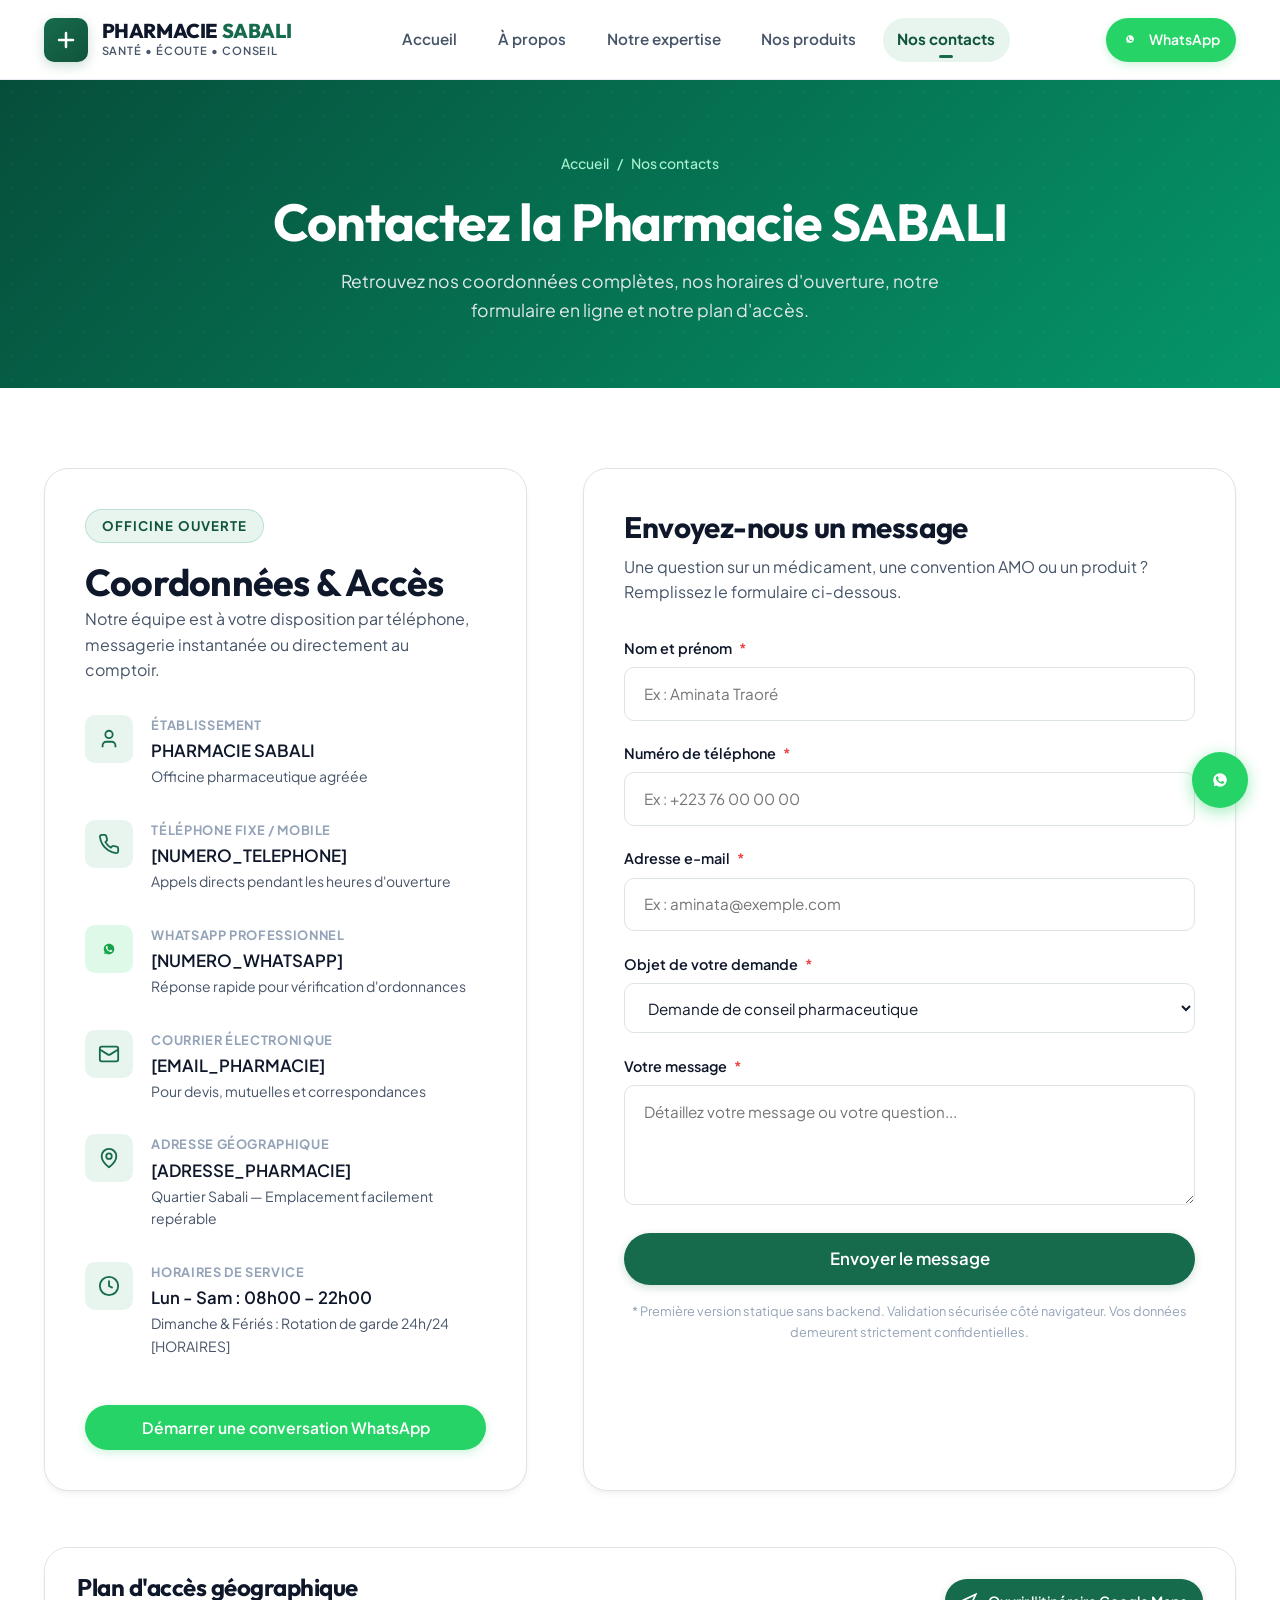
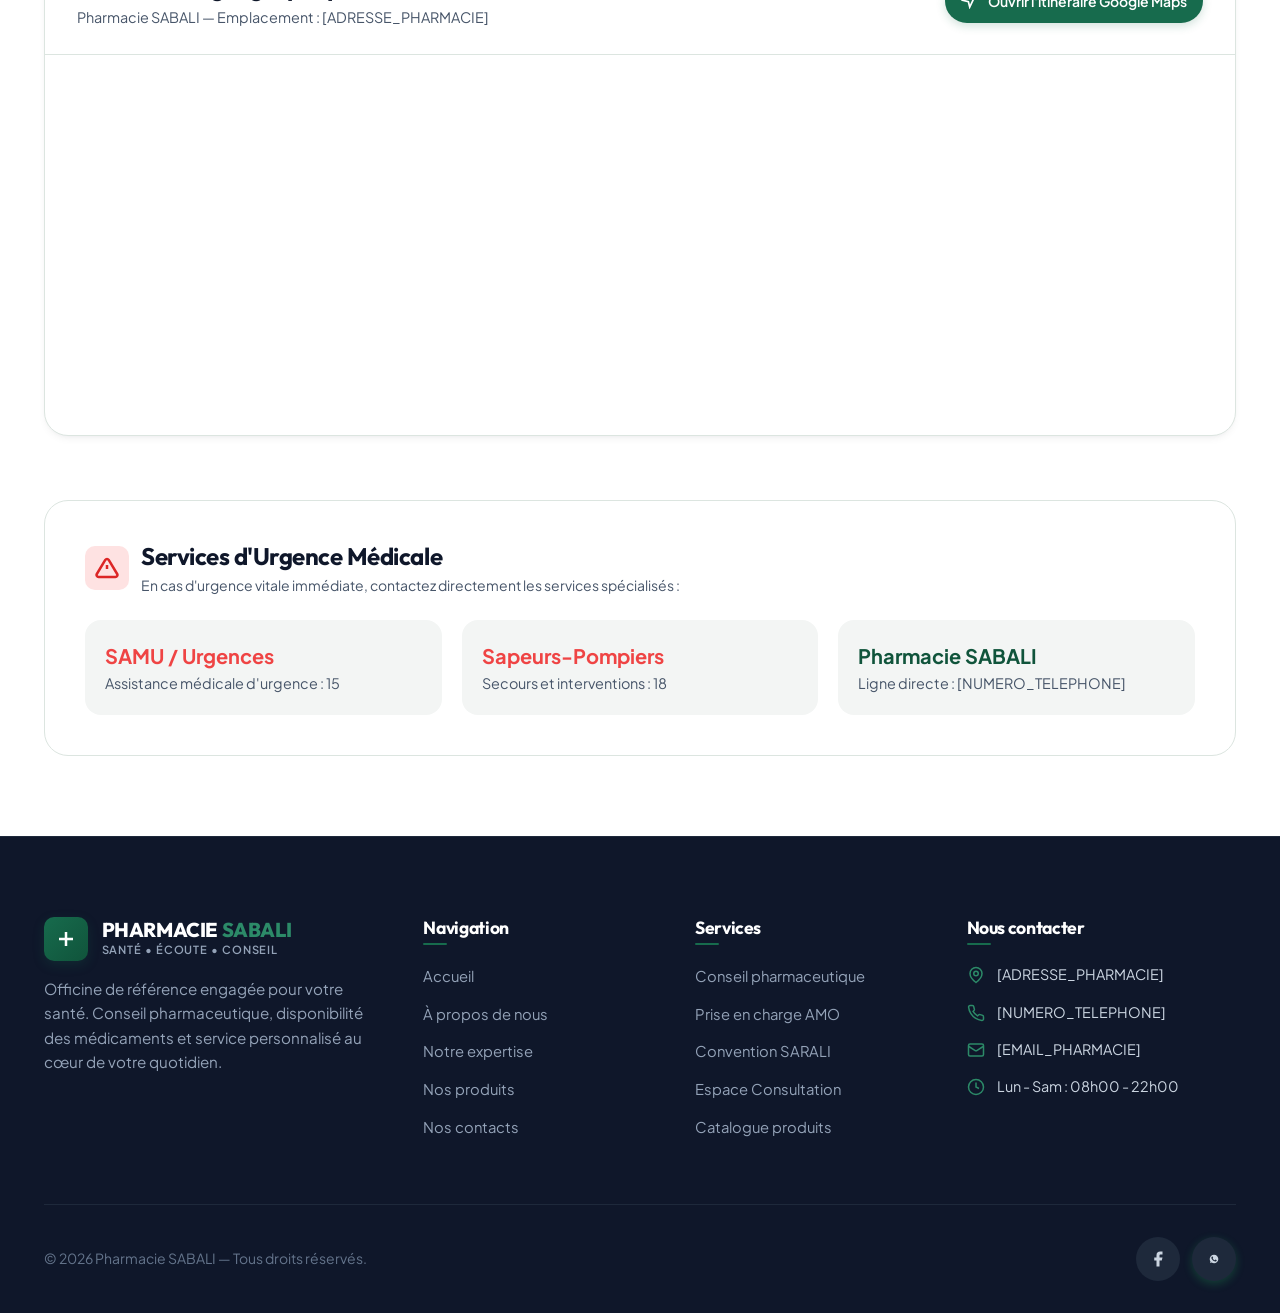
<file: contact.html>
<!DOCTYPE html>
<html lang="fr">
<head>
  <meta charset="UTF-8">
  <meta name="viewport" content="width=device-width, initial-scale=1.0">
  <title>Nos Contacts & Accès — PHARMACIE SABALI | Horaires, Plan & Téléphone</title>
  <meta name="description" content="Contactez la Pharmacie SABALI : coordonnées téléphoniques, WhatsApp, horaires d'ouverture, formulaire de message et itinéraire d'accès direct.">
  
  <!-- Favicon -->
  <link rel="icon" type="image/svg+xml" href="favicon.svg">
  <link rel="alternate icon" href="favicon.ico">

  <!-- Open Graph -->
  <meta property="og:title" content="Nos Contacts — PHARMACIE SABALI">
  <meta property="og:description" content="Toutes les coordonnées pour joindre la Pharmacie SABALI : téléphone, WhatsApp, adresse et formulaire direct.">
  <meta property="og:type" content="website">
  <meta property="og:image" content="images/pharmacie/hero.jpg">

  <!-- Feuilles de style -->
  <link rel="stylesheet" href="css/style.css">
</head>
<body>

  <!-- ==================== HEADER & NAVIGATION ==================== -->
  <header class="site-header" id="header">
    <div class="container header-container">
      <a href="index.html" class="logo-link" aria-label="Retour à l'accueil Pharmacie SABALI">
        <div class="logo-badge">
          <svg width="24" height="24" viewBox="0 0 24 24" fill="none" stroke="currentColor" stroke-width="2.5" stroke-linecap="round" stroke-linejoin="round">
            <path d="M12 5v14M5 12h14"/>
          </svg>
        </div>
        <div class="logo-text">
          <div class="logo-title">PHARMACIE <span>SABALI</span></div>
          <div class="logo-tagline">Santé • Écoute • Conseil</div>
        </div>
      </a>

      <!-- Navigation Desktop -->
      <nav class="main-nav" aria-label="Navigation principale">
        <ul class="nav-links">
          <li><a href="index.html" class="nav-link">Accueil</a></li>
          <li><a href="a-propos.html" class="nav-link">À propos</a></li>
          <li><a href="expertise.html" class="nav-link">Notre expertise</a></li>
          <li><a href="produits.html" class="nav-link">Nos produits</a></li>
          <li><a href="contact.html" class="nav-link active">Nos contacts</a></li>
        </ul>
      </nav>

      <!-- CTA Header -->
      <div class="header-cta-group">
        <button class="btn btn-whatsapp btn-sm" data-wa-action="ask-info" title="Écrire sur WhatsApp">
          <svg width="18" height="18" viewBox="0 0 24 24" fill="currentColor">
            <path d="M12.031 6.172c-3.181 0-5.767 2.586-5.768 5.766-.001 1.298.38 2.27 1.019 3.287l-.582 2.128 2.182-.573c.978.58 1.911.928 3.145.929 3.178 0 5.767-2.587 5.768-5.766.001-3.187-2.575-5.771-5.764-5.771zm3.392 8.244c-.144.405-.837.774-1.17.824-.299.045-.677.063-1.092-.069-.252-.08-.575-.187-.988-.365-1.739-.751-2.874-2.502-2.961-2.617-.087-.116-.708-.94-.708-1.793s.448-1.273.607-1.446c.159-.173.346-.217.462-.217l.332.007c.106.005.249-.04.39.298.144.347.491 1.2.534 1.287.043.087.072.188.014.303-.058.116-.087.188-.173.289l-.26.303c-.087.087-.179.182-.077.357.101.174.449.741.963 1.2 0.662.59 1.22.772 1.393.859.173.087.275.072.376-.044.101-.116.433-.506.549-.679.116-.173.231-.145.39-.087s1.011.477 1.184.564.289.13.332.202c.043.073.043.419-.101.824z"/>
          </svg>
          <span>WhatsApp</span>
        </button>
        <button class="mobile-toggle" aria-label="Ouvrir le menu de navigation" aria-expanded="false">
          <span class="hamburger-line"></span>
        </button>
      </div>
    </div>
  </header>

  <!-- Tiroir Mobile -->
  <div class="mobile-menu-drawer" id="mobileDrawer">
    <ul class="mobile-nav-links">
      <li><a href="index.html" class="nav-link">Accueil</a></li>
      <li><a href="a-propos.html" class="nav-link">À propos</a></li>
      <li><a href="expertise.html" class="nav-link">Notre expertise</a></li>
      <li><a href="produits.html" class="nav-link">Nos produits</a></li>
      <li><a href="contact.html" class="nav-link active">Nos contacts</a></li>
    </ul>
    <button class="btn btn-whatsapp" style="width: 100%;" data-wa-action="ask-info">
      Contact direct sur WhatsApp
    </button>
  </div>

  <main>
    <!-- ==================== PAGE HERO ==================== -->
    <section class="page-hero">
      <div class="hero-pattern"></div>
      <div class="container" style="position: relative; z-index: 2;">
        <nav class="breadcrumb" aria-label="Fil d'Ariane">
          <a href="index.html">Accueil</a>
          <span>/</span>
          <span>Nos contacts</span>
        </nav>
        <h1>Contactez la Pharmacie SABALI</h1>
        <p>
          Retrouvez nos coordonnées complètes, nos horaires d'ouverture, notre formulaire en ligne et notre plan d'accès.
        </p>
      </div>
    </section>

    <!-- ==================== COORDONNÉES & FORMULAIRE ==================== -->
    <section class="section">
      <div class="container">
        <div class="contact-grid">
          <!-- Bloc Coordonnées & Horaires -->
          <div class="contact-info-card fade-in-element">
            <div>
              <span class="section-badge">Officine Ouverte</span>
              <h2>Coordonnées & Accès</h2>
              <p>Notre équipe est à votre disposition par téléphone, messagerie instantanée ou directement au comptoir.</p>
            </div>

            <!-- Nom de la pharmacie -->
            <div class="contact-info-item">
              <div class="contact-info-icon">
                <svg width="22" height="22" viewBox="0 0 24 24" fill="none" stroke="currentColor" stroke-width="2"><path d="M19 21v-2a4 4 0 0 0-4-4H9a4 4 0 0 0-4 4v2"/><circle cx="12" cy="7" r="4"/></svg>
              </div>
              <div>
                <div class="contact-info-label">Établissement</div>
                <div class="contact-info-value">PHARMACIE SABALI</div>
                <div class="contact-info-desc">Officine pharmaceutique agréée</div>
              </div>
            </div>

            <!-- Téléphone -->
            <div class="contact-info-item">
              <div class="contact-info-icon">
                <svg width="22" height="22" viewBox="0 0 24 24" fill="none" stroke="currentColor" stroke-width="2"><path d="M22 16.92v3a2 2 0 0 1-2.18 2 19.79 19.79 0 0 1-8.63-3.07 19.5 19.5 0 0 1-6-6 19.79 19.79 0 0 1-3.07-8.67A2 2 0 0 1 4.11 2h3a2 2 0 0 1 2 1.72 12.84 12.84 0 0 0 .7 2.81 2 2 0 0 1-.45 2.11L8.09 9.91a16 16 0 0 0 6 6l1.27-1.27a2 2 0 0 1 2.11-.45 12.84 12.84 0 0 0 2.81.7A2 2 0 0 1 22 16.92z"/></svg>
              </div>
              <div>
                <div class="contact-info-label">Téléphone Fixe / Mobile</div>
                <div class="contact-info-value"><a href="tel:+22300000000">[NUMERO_TELEPHONE]</a></div>
                <div class="contact-info-desc">Appels directs pendant les heures d'ouverture</div>
              </div>
            </div>

            <!-- WhatsApp -->
            <div class="contact-info-item">
              <div class="contact-info-icon" style="background: rgba(37, 211, 102, 0.15); color: #16a34a;">
                <svg width="22" height="22" viewBox="0 0 24 24" fill="currentColor"><path d="M12.031 6.172c-3.181 0-5.767 2.586-5.768 5.766-.001 1.298.38 2.27 1.019 3.287l-.582 2.128 2.182-.573c.978.58 1.911.928 3.145.929 3.178 0 5.767-2.587 5.768-5.766.001-3.187-2.575-5.771-5.764-5.771zm3.392 8.244c-.144.405-.837.774-1.17.824-.299.045-.677.063-1.092-.069-.252-.08-.575-.187-.988-.365-1.739-.751-2.874-2.502-2.961-2.617-.087-.116-.708-.94-.708-1.793s.448-1.273.607-1.446c.159-.173.346-.217.462-.217l.332.007c.106.005.249-.04.39.298.144.347.491 1.2.534 1.287.043.087.072.188.014.303-.058.116-.087.188-.173.289l-.26.303c-.087.087-.179.182-.077.357.101.174.449.741.963 1.2 0.662.59 1.22.772 1.393.859.173.087.275.072.376-.044.101-.116.433-.506.549-.679.116-.173.231-.145.39-.087s1.011.477 1.184.564.289.13.332.202c.043.073.043.419-.101.824z"/></svg>
              </div>
              <div>
                <div class="contact-info-label">WhatsApp Professionnel</div>
                <div class="contact-info-value">[NUMERO_WHATSAPP]</div>
                <div class="contact-info-desc">Réponse rapide pour vérification d'ordonnances</div>
              </div>
            </div>

            <!-- E-mail -->
            <div class="contact-info-item">
              <div class="contact-info-icon">
                <svg width="22" height="22" viewBox="0 0 24 24" fill="none" stroke="currentColor" stroke-width="2"><rect width="20" height="16" x="2" y="4" rx="2"/><path d="m22 7-8.97 5.7a1.94 1.94 0 0 1-2.06 0L2 7"/></svg>
              </div>
              <div>
                <div class="contact-info-label">Courrier Électronique</div>
                <div class="contact-info-value"><a href="mailto:contact@pharmacie-sabali.com">[EMAIL_PHARMACIE]</a></div>
                <div class="contact-info-desc">Pour devis, mutuelles et correspondances</div>
              </div>
            </div>

            <!-- Adresse -->
            <div class="contact-info-item">
              <div class="contact-info-icon">
                <svg width="22" height="22" viewBox="0 0 24 24" fill="none" stroke="currentColor" stroke-width="2"><path d="M20 10c0 6-8 12-8 12s-8-6-8-12a8 8 0 0 1 16 0Z"/><circle cx="12" cy="10" r="3"/></svg>
              </div>
              <div>
                <div class="contact-info-label">Adresse Géographique</div>
                <div class="contact-info-value">[ADRESSE_PHARMACIE]</div>
                <div class="contact-info-desc">Quartier Sabali — Emplacement facilement repérable</div>
              </div>
            </div>

            <!-- Horaires -->
            <div class="contact-info-item">
              <div class="contact-info-icon">
                <svg width="22" height="22" viewBox="0 0 24 24" fill="none" stroke="currentColor" stroke-width="2"><circle cx="12" cy="12" r="10"/><polyline points="12 6 12 12 16 14"/></svg>
              </div>
              <div>
                <div class="contact-info-label">Horaires de Service</div>
                <div class="contact-info-value">Lun - Sam : 08h00 – 22h00</div>
                <div class="contact-info-desc">Dimanche & Fériés : Rotation de garde 24h/24 [HORAIRES]</div>
              </div>
            </div>

            <!-- Bouton WhatsApp direct -->
            <div style="margin-top: 1rem;">
              <button class="btn btn-whatsapp" style="width: 100%;" data-wa-action="ask-info">
                Démarrer une conversation WhatsApp
              </button>
            </div>
          </div>

          <!-- Formulaire de Contact -->
          <div class="contact-form-card fade-in-element">
            <h2 style="font-size: 1.85rem; margin-bottom: 0.5rem;">Envoyez-nous un message</h2>
            <p style="margin-bottom: 2rem;">
              Une question sur un médicament, une convention AMO ou un produit ? Remplissez le formulaire ci-dessous.
            </p>

            <form class="contact-form" id="mainContactForm" novalidate>
              <div class="form-group">
                <label class="form-label" for="contactNom">Nom et prénom <span class="required">*</span></label>
                <input type="text" id="contactNom" name="nom" class="form-control" placeholder="Ex : Aminata Traoré" required>
              </div>

              <div class="form-group">
                <label class="form-label" for="contactTel">Numéro de téléphone <span class="required">*</span></label>
                <input type="tel" id="contactTel" name="telephone" class="form-control" placeholder="Ex : +223 76 00 00 00" required>
              </div>

              <div class="form-group">
                <label class="form-label" for="contactEmail">Adresse e-mail <span class="required">*</span></label>
                <input type="email" id="contactEmail" name="email" class="form-control" placeholder="Ex : aminata@exemple.com" required>
              </div>

              <div class="form-group">
                <label class="form-label" for="contactObjet">Objet de votre demande <span class="required">*</span></label>
                <select id="contactObjet" name="objet" class="form-control">
                  <option value="conseil">Demande de conseil pharmaceutique</option>
                  <option value="dispo">Vérification de la disponibilité d'un produit</option>
                  <option value="amo">Renseignement Tiers-payant AMO / SARALI</option>
                  <option value="materiel">Matériel médical & Maintien à domicile</option>
                  <option value="autre">Autre renseignement</option>
                </select>
              </div>

              <div class="form-group">
                <label class="form-label" for="contactMessage">Votre message <span class="required">*</span></label>
                <textarea id="contactMessage" name="message" class="form-control" placeholder="Détaillez votre message ou votre question..." required></textarea>
              </div>

              <button type="submit" class="btn btn-primary btn-lg" style="width: 100%;">
                Envoyer le message
              </button>

              <div style="font-size: 0.8rem; text-align: center; color: var(--text-light); margin-top: 1rem;">
                * Première version statique sans backend. Validation sécurisée côté navigateur. Vos données demeurent strictement confidentielles.
              </div>
            </form>
          </div>
        </div>

        <!-- ==================== PLAN DE LOCALISATION & ITINÉRAIRE ==================== -->
        <div class="map-container fade-in-element">
          <div class="map-header">
            <div>
              <h3 style="margin-bottom: 0.25rem;">Plan d'accès géographique</h3>
              <p style="margin: 0; font-size: 0.9rem;">Pharmacie SABALI — Emplacement : [ADRESSE_PHARMACIE]</p>
            </div>
            <div>
              <!-- Bouton Ouvrir l'itinéraire avec lien configurable -->
              <a href="https://maps.google.com/?q=Pharmacie+Sabali" target="_blank" rel="noopener noreferrer" class="btn btn-primary btn-sm" id="btnItineraire">
                <svg width="18" height="18" viewBox="0 0 24 24" fill="none" stroke="currentColor" stroke-width="2.5"><polygon points="3 11 22 2 13 21 11 13 3 11"/></svg>
                <span>Ouvrir l'itinéraire Google Maps</span>
              </a>
            </div>
          </div>

          <!-- Zone de carte intégrée responsive (Placeholder OpenStreetMap / Carte interactive propre) -->
          <div class="map-iframe-wrapper">
            <iframe 
              src="https://www.openstreetmap.org/export/embed.html?bbox=-8.05%2C12.60%2C-7.95%2C12.68&amp;layer=mapnik&amp;marker=12.64%2C-8.00" 
              title="Localisation Pharmacie SABALI"
              loading="lazy"
              aria-label="Carte de localisation de la pharmacie SABALI [ADRESSE]">
            </iframe>
          </div>
        </div>

        <!-- ==================== SERVICES D'URGENCE & NUMÉROS UTILES ==================== -->
        <div style="margin-top: 4rem; background: var(--bg-surface); border: 1px solid var(--border); border-radius: var(--radius-xl); padding: 2.5rem;" class="fade-in-element">
          <div style="display: flex; align-items: center; gap: 0.75rem; margin-bottom: 1.5rem;">
            <div style="width: 44px; height: 44px; border-radius: var(--radius-md); background: #fee2e2; color: #dc2626; display: flex; align-items: center; justify-content: center;">
              <svg width="24" height="24" viewBox="0 0 24 24" fill="none" stroke="currentColor" stroke-width="2.5"><path d="M10.29 3.86 1.82 18a2 2 0 0 0 1.71 3h16.94a2 2 0 0 0 1.71-3L13.71 3.86a2 2 0 0 0-3.42 0z"/><line x1="12" x2="12" y1="9" y2="13"/><line x1="12" x2="12.01" y1="17" y2="17"/></svg>
            </div>
            <div>
              <h3 style="margin-bottom: 0.2rem;">Services d'Urgence Médicale</h3>
              <p style="margin: 0; font-size: 0.875rem; color: var(--text-muted);">En cas d'urgence vitale immédiate, contactez directement les services spécialisés :</p>
            </div>
          </div>

          <div style="display: grid; grid-template-columns: repeat(auto-fit, minmax(220px, 1fr)); gap: 1.25rem;">
            <div style="background: var(--bg-alt); padding: 1.25rem; border-radius: var(--radius-lg);">
              <div style="font-weight: 700; color: var(--danger); font-size: 1.25rem;">SAMU / Urgences</div>
              <div style="font-size: 0.9rem; color: var(--text-muted);">Assistance médicale d'urgence : 15</div>
            </div>
            <div style="background: var(--bg-alt); padding: 1.25rem; border-radius: var(--radius-lg);">
              <div style="font-weight: 700; color: var(--danger); font-size: 1.25rem;">Sapeurs-Pompiers</div>
              <div style="font-size: 0.9rem; color: var(--text-muted);">Secours et interventions : 18</div>
            </div>
            <div style="background: var(--bg-alt); padding: 1.25rem; border-radius: var(--radius-lg);">
              <div style="font-weight: 700; color: var(--primary-dark); font-size: 1.25rem;">Pharmacie SABALI</div>
              <div style="font-size: 0.9rem; color: var(--text-muted);">Ligne directe : [NUMERO_TELEPHONE]</div>
            </div>
          </div>
        </div>
      </div>
    </section>
  </main>

  <!-- ==================== FOOTER ==================== -->
  <footer class="site-footer">
    <div class="container">
      <div class="footer-grid">
        <div class="footer-brand">
          <div class="logo-link" style="color: #ffffff;">
            <div class="logo-badge">
              <svg width="24" height="24" viewBox="0 0 24 24" fill="none" stroke="currentColor" stroke-width="2.5"><path d="M12 5v14M5 12h14"/></svg>
            </div>
            <div class="logo-text">
              <div class="logo-title" style="color: #ffffff;">PHARMACIE <span style="color: var(--primary-light);">SABALI</span></div>
              <div class="logo-tagline" style="color: #94a3b8;">Santé • Écoute • Conseil</div>
            </div>
          </div>
          <p>
            Officine de référence engagée pour votre santé. Conseil pharmaceutique, disponibilité des médicaments et service personnalisé au cœur de votre quotidien.
          </p>
        </div>

        <div>
          <h4 class="footer-title">Navigation</h4>
          <ul class="footer-links">
            <li><a href="index.html">Accueil</a></li>
            <li><a href="a-propos.html">À propos de nous</a></li>
            <li><a href="expertise.html">Notre expertise</a></li>
            <li><a href="produits.html">Nos produits</a></li>
            <li><a href="contact.html">Nos contacts</a></li>
          </ul>
        </div>

        <div>
          <h4 class="footer-title">Services</h4>
          <ul class="footer-links">
            <li><a href="index.html#services">Conseil pharmaceutique</a></li>
            <li><a href="index.html#services">Prise en charge AMO</a></li>
            <li><a href="index.html#services">Convention SARALI</a></li>
            <li><a href="index.html#services">Espace Consultation</a></li>
            <li><a href="produits.html">Catalogue produits</a></li>
          </ul>
        </div>

        <div>
          <h4 class="footer-title">Nous contacter</h4>
          <ul class="footer-contact-list">
            <li class="footer-contact-item">
              <svg width="18" height="18" viewBox="0 0 24 24" fill="none" stroke="currentColor" stroke-width="2"><path d="M20 10c0 6-8 12-8 12s-8-6-8-12a8 8 0 0 1 16 0Z"/><circle cx="12" cy="10" r="3"/></svg>
              <span>[ADRESSE_PHARMACIE]</span>
            </li>
            <li class="footer-contact-item">
              <svg width="18" height="18" viewBox="0 0 24 24" fill="none" stroke="currentColor" stroke-width="2"><path d="M22 16.92v3a2 2 0 0 1-2.18 2 19.79 19.79 0 0 1-8.63-3.07 19.5 19.5 0 0 1-6-6 19.79 19.79 0 0 1-3.07-8.67A2 2 0 0 1 4.11 2h3a2 2 0 0 1 2 1.72 12.84 12.84 0 0 0 .7 2.81 2 2 0 0 1-.45 2.11L8.09 9.91a16 16 0 0 0 6 6l1.27-1.27a2 2 0 0 1 2.11-.45 12.84 12.84 0 0 0 2.81.7A2 2 0 0 1 22 16.92z"/></svg>
              <span>[NUMERO_TELEPHONE]</span>
            </li>
            <li class="footer-contact-item">
              <svg width="18" height="18" viewBox="0 0 24 24" fill="none" stroke="currentColor" stroke-width="2"><rect width="20" height="16" x="2" y="4" rx="2"/><path d="m22 7-8.97 5.7a1.94 1.94 0 0 1-2.06 0L2 7"/></svg>
              <span>[EMAIL_PHARMACIE]</span>
            </li>
            <li class="footer-contact-item">
              <svg width="18" height="18" viewBox="0 0 24 24" fill="none" stroke="currentColor" stroke-width="2"><circle cx="12" cy="12" r="10"/><polyline points="12 6 12 12 16 14"/></svg>
              <span>Lun - Sam : 08h00 - 22h00</span>
            </li>
          </ul>
        </div>
      </div>

      <div class="footer-bottom">
        <div>
          © 2026 Pharmacie SABALI — Tous droits réservés.
        </div>
        <div class="social-links">
          <a href="#" class="social-btn" title="Facebook Pharmacie SABALI" aria-label="Facebook">
            <svg width="18" height="18" viewBox="0 0 24 24" fill="currentColor"><path d="M18 2h-3a5 5 0 0 0-5 5v3H7v4h3v8h4v-8h3l1-4h-4V7a1 1 0 0 1 1-1h3z"/></svg>
          </a>
          <button class="social-btn btn-whatsapp" title="WhatsApp Pharmacie SABALI" aria-label="WhatsApp">
            <svg width="18" height="18" viewBox="0 0 24 24" fill="currentColor"><path d="M12.031 6.172c-3.181 0-5.767 2.586-5.768 5.766-.001 1.298.38 2.27 1.019 3.287l-.582 2.128 2.182-.573c.978.58 1.911.928 3.145.929 3.178 0 5.767-2.587 5.768-5.766.001-3.187-2.575-5.771-5.764-5.771zm3.392 8.244c-.144.405-.837.774-1.17.824-.299.045-.677.063-1.092-.069-.252-.08-.575-.187-.988-.365-1.739-.751-2.874-2.502-2.961-2.617-.087-.116-.708-.94-.708-1.793s.448-1.273.607-1.446c.159-.173.346-.217.462-.217l.332.007c.106.005.249-.04.39.298.144.347.491 1.2.534 1.287.043.087.072.188.014.303-.058.116-.087.188-.173.289l-.26.303c-.087.087-.179.182-.077.357.101.174.449.741.963 1.2 0.662.59 1.22.772 1.393.859.173.087.275.072.376-.044.101-.116.433-.506.549-.679.116-.173.231-.145.39-.087s1.011.477 1.184.564.289.13.332.202c.043.073.043.419-.101.824z"/></svg>
          </button>
        </div>
      </div>
    </div>
  </footer>

  <!-- Actions Flottantes -->
  <div class="floating-actions">
    <button class="floating-wa-btn" data-wa-action="ask-info" title="WhatsApp" aria-label="WhatsApp">
      <svg width="28" height="28" viewBox="0 0 24 24" fill="currentColor"><path d="M12.031 6.172c-3.181 0-5.767 2.586-5.768 5.766-.001 1.298.38 2.27 1.019 3.287l-.582 2.128 2.182-.573c.978.58 1.911.928 3.145.929 3.178 0 5.767-2.587 5.768-5.766.001-3.187-2.575-5.771-5.764-5.771zm3.392 8.244c-.144.405-.837.774-1.17.824-.299.045-.677.063-1.092-.069-.252-.08-.575-.187-.988-.365-1.739-.751-2.874-2.502-2.961-2.617-.087-.116-.708-.94-.708-1.793s.448-1.273.607-1.446c.159-.173.346-.217.462-.217l.332.007c.106.005.249-.04.39.298.144.347.491 1.2.534 1.287.043.087.072.188.014.303-.058.116-.087.188-.173.289l-.26.303c-.087.087-.179.182-.077.357.101.174.449.741.963 1.2 0.662.59 1.22.772 1.393.859.173.087.275.072.376-.044.101-.116.433-.506.549-.679.116-.173.231-.145.39-.087s1.011.477 1.184.564.289.13.332.202c.043.073.043.419-.101.824z"/></svg>
    </button>
    <button class="scroll-top-btn" aria-label="Retour en haut" title="Remonter en haut">
      <svg width="20" height="20" viewBox="0 0 24 24" fill="none" stroke="currentColor" stroke-width="2.5"><polyline points="18 15 12 9 6 15"/></svg>
    </button>
  </div>

  <script src="js/main.js"></script>
</body>
</html>
</file>
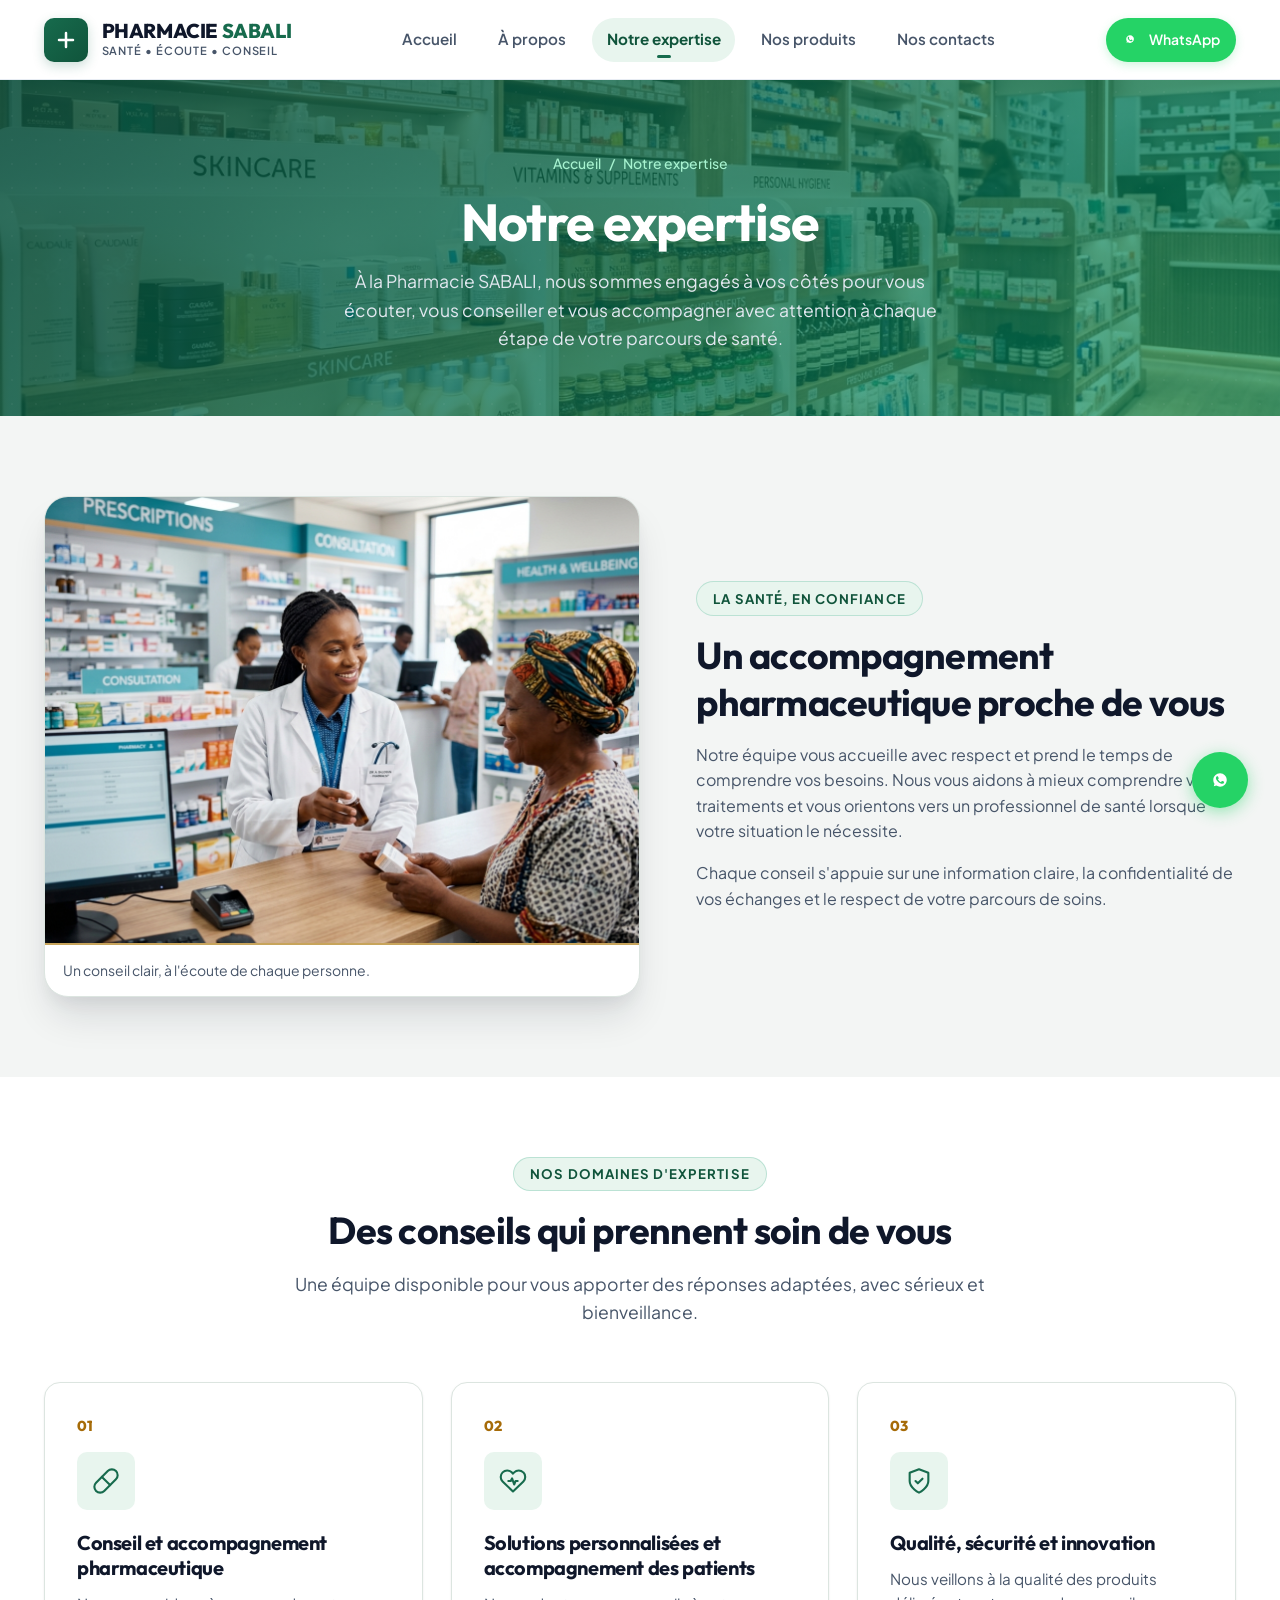
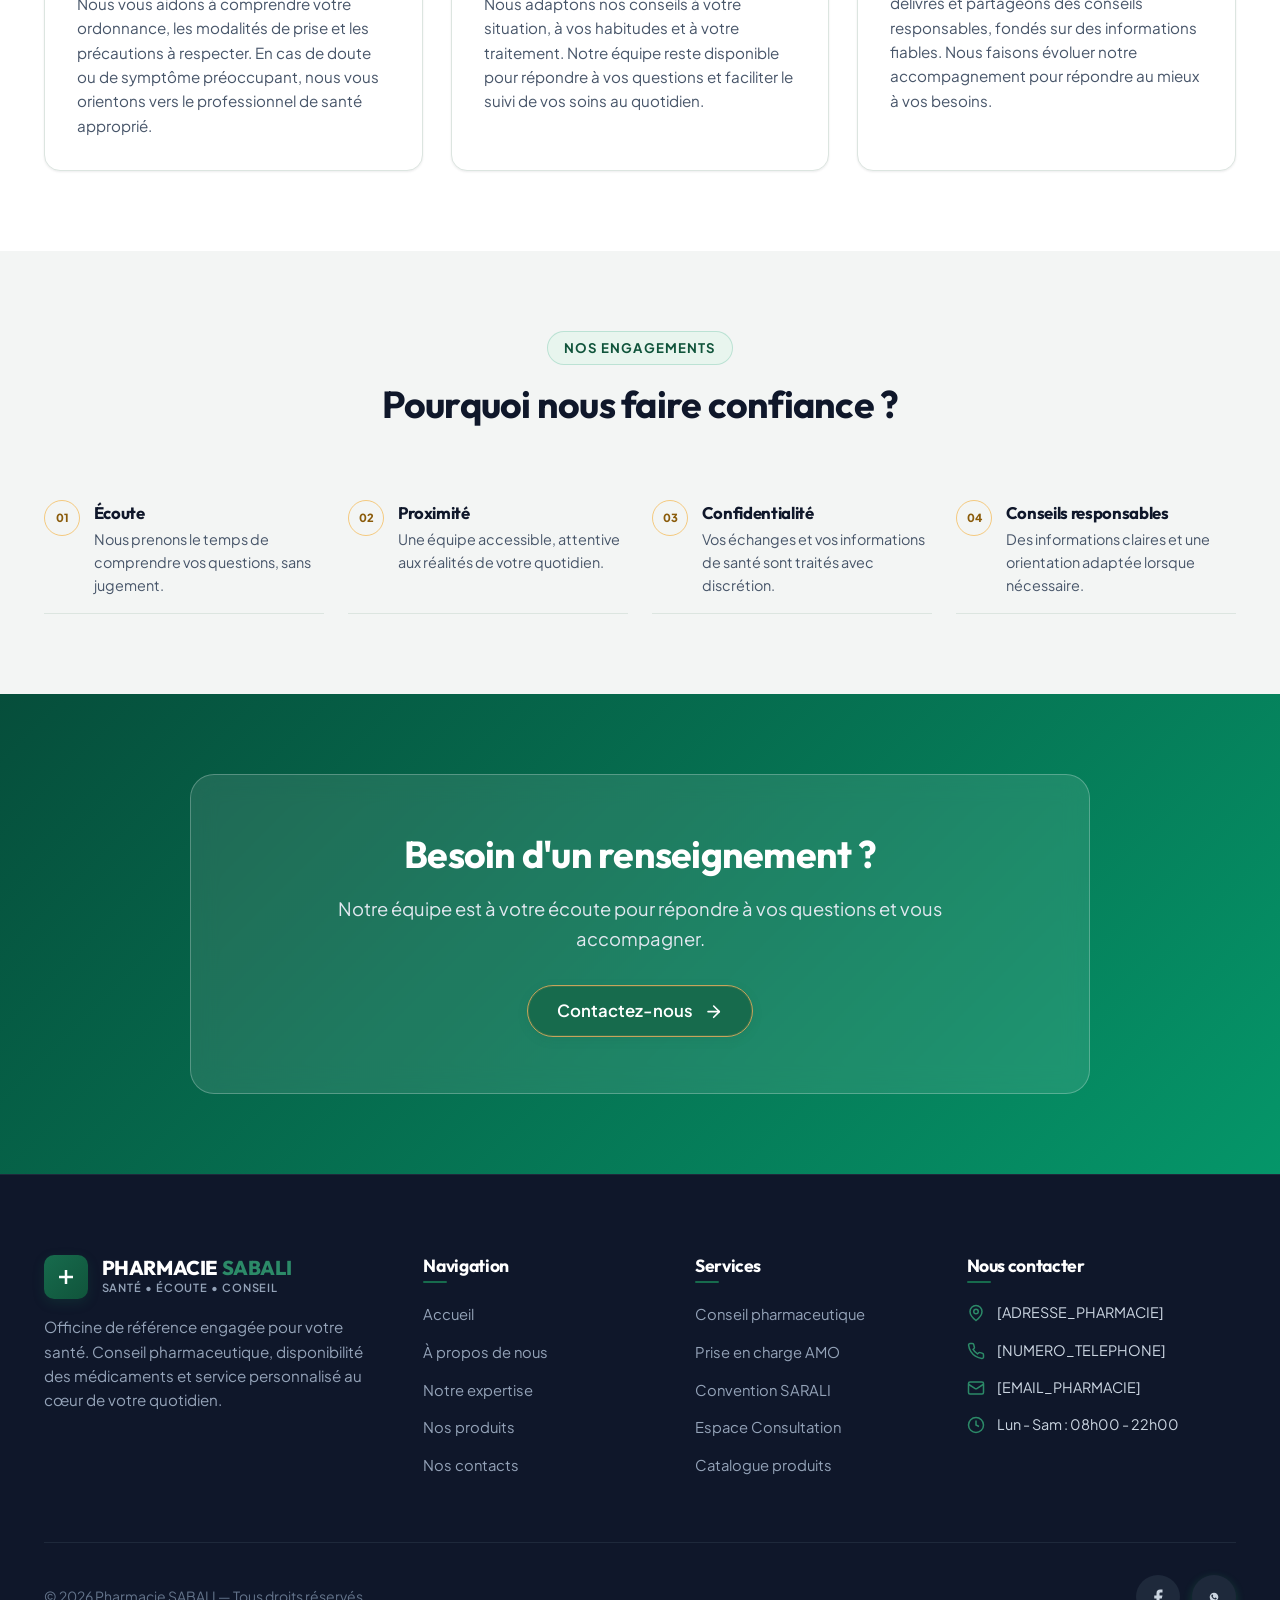
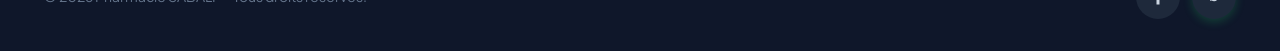
<file: expertise.html>
<!DOCTYPE html>
<html lang="fr">
<head>
  <meta charset="UTF-8">
  <meta name="viewport" content="width=device-width, initial-scale=1.0">
  <title>Notre Expertise — PHARMACIE SABALI | Conseil, Soins & Accompagnement</title>
  <meta name="description" content="Découvrez l'accompagnement pharmaceutique de la Pharmacie SABALI : écoute, conseils responsables, suivi personnalisé et qualité au service de votre santé.">
  
  <!-- Favicon -->
  <link rel="icon" type="image/svg+xml" href="favicon.svg">
  <link rel="alternate icon" href="favicon.ico">

  <!-- Open Graph -->
  <meta property="og:title" content="Notre Expertise — PHARMACIE SABALI">
  <meta property="og:description" content="Une équipe à votre écoute pour vous conseiller et vous accompagner avec attention à chaque étape de votre parcours de santé.">
  <meta property="og:type" content="website">
  <meta property="og:image" content="images/services/consultation.jpg">

  <!-- Feuilles de style -->
  <link rel="stylesheet" href="css/style.css">
</head>
<body>

  <!-- ==================== HEADER & NAVIGATION ==================== -->
  <header class="site-header" id="header">
    <div class="container header-container">
      <a href="index.html" class="logo-link" aria-label="Retour à l'accueil Pharmacie SABALI">
        <div class="logo-badge">
          <svg width="24" height="24" viewBox="0 0 24 24" fill="none" stroke="currentColor" stroke-width="2.5" stroke-linecap="round" stroke-linejoin="round">
            <path d="M12 5v14M5 12h14"/>
          </svg>
        </div>
        <div class="logo-text">
          <div class="logo-title">PHARMACIE <span>SABALI</span></div>
          <div class="logo-tagline">Santé • Écoute • Conseil</div>
        </div>
      </a>

      <!-- Navigation Desktop -->
      <nav class="main-nav" aria-label="Navigation principale">
        <ul class="nav-links">
          <li><a href="index.html" class="nav-link">Accueil</a></li>
          <li><a href="a-propos.html" class="nav-link">À propos</a></li>
          <li><a href="expertise.html" class="nav-link active">Notre expertise</a></li>
          <li><a href="produits.html" class="nav-link">Nos produits</a></li>
          <li><a href="contact.html" class="nav-link">Nos contacts</a></li>
        </ul>
      </nav>

      <!-- CTA Header -->
      <div class="header-cta-group">
        <button class="btn btn-whatsapp btn-sm" data-wa-action="ask-info" title="Écrire sur WhatsApp">
          <svg width="18" height="18" viewBox="0 0 24 24" fill="currentColor">
            <path d="M12.031 6.172c-3.181 0-5.767 2.586-5.768 5.766-.001 1.298.38 2.27 1.019 3.287l-.582 2.128 2.182-.573c.978.58 1.911.928 3.145.929 3.178 0 5.767-2.587 5.768-5.766.001-3.187-2.575-5.771-5.764-5.771zm3.392 8.244c-.144.405-.837.774-1.17.824-.299.045-.677.063-1.092-.069-.252-.08-.575-.187-.988-.365-1.739-.751-2.874-2.502-2.961-2.617-.087-.116-.708-.94-.708-1.793s.448-1.273.607-1.446c.159-.173.346-.217.462-.217l.332.007c.106.005.249-.04.39.298.144.347.491 1.2.534 1.287.043.087.072.188.014.303-.058.116-.087.188-.173.289l-.26.303c-.087.087-.179.182-.077.357.101.174.449.741.963 1.2 0.662.59 1.22.772 1.393.859.173.087.275.072.376-.044.101-.116.433-.506.549-.679.116-.173.231-.145.39-.087s1.011.477 1.184.564.289.13.332.202c.043.073.043.419-.101.824z"/>
          </svg>
          <span>WhatsApp</span>
        </button>
        <button class="mobile-toggle" aria-label="Ouvrir le menu de navigation" aria-expanded="false">
          <span class="hamburger-line"></span>
        </button>
      </div>
    </div>
  </header>

  <!-- Tiroir Mobile -->
  <div class="mobile-menu-drawer" id="mobileDrawer">
    <ul class="mobile-nav-links">
      <li><a href="index.html" class="nav-link">Accueil</a></li>
      <li><a href="a-propos.html" class="nav-link">À propos</a></li>
      <li><a href="expertise.html" class="nav-link active">Notre expertise</a></li>
      <li><a href="produits.html" class="nav-link">Nos produits</a></li>
      <li><a href="contact.html" class="nav-link">Nos contacts</a></li>
    </ul>
    <button class="btn btn-whatsapp" style="width: 100%;" data-wa-action="ask-info">
      Contact direct sur WhatsApp
    </button>
  </div>

  <main>
    <!-- ==================== PAGE HERO ==================== -->
    <section class="page-hero expertise-hero">
      <div class="hero-pattern"></div>
      <div class="container" style="position: relative; z-index: 2;">
        <nav class="breadcrumb" aria-label="Fil d'Ariane">
          <a href="index.html">Accueil</a>
          <span>/</span>
          <span>Notre expertise</span>
        </nav>
        <h1>Notre expertise</h1>
        <p>
          À la Pharmacie SABALI, nous sommes engagés à vos côtés pour vous écouter, vous conseiller et vous accompagner avec attention à chaque étape de votre parcours de santé.
        </p>
      </div>
    </section>

    <section class="section section-alt expertise-intro-section">
      <div class="container expertise-intro-grid">
        <figure class="presentation-image-wrapper expertise-photo fade-in-element">
          <img src="images/services/consultation.jpg" alt="Une pharmacienne échange avec une cliente dans un espace de conseil en pharmacie" loading="lazy">
          <figcaption>Un conseil clair, à l'écoute de chaque personne.</figcaption>
        </figure>
        <div class="expertise-intro-copy fade-in-element">
          <span class="section-badge">La santé, en confiance</span>
          <h2>Un accompagnement pharmaceutique proche de vous</h2>
          <p>Notre équipe vous accueille avec respect et prend le temps de comprendre vos besoins. Nous vous aidons à mieux comprendre vos traitements et vous orientons vers un professionnel de santé lorsque votre situation le nécessite.</p>
          <p>Chaque conseil s'appuie sur une information claire, la confidentialité de vos échanges et le respect de votre parcours de soins.</p>
        </div>
      </div>
    </section>

    <section class="section">
      <div class="container">
        <div class="section-header fade-in-element">
          <span class="section-badge">Nos domaines d'expertise</span>
          <h2 class="section-title">Des conseils qui prennent soin de vous</h2>
          <p class="section-subtitle">Une équipe disponible pour vous apporter des réponses adaptées, avec sérieux et bienveillance.</p>
        </div>
        <div class="cards-grid-3 expertise-cards">
          <article class="service-card fade-in-element">
            <span class="expertise-number">01</span>
            <div class="service-icon-box" aria-hidden="true">
              <svg width="28" height="28" viewBox="0 0 24 24" fill="none" stroke="currentColor" stroke-width="1.8" stroke-linecap="round" stroke-linejoin="round"><path d="m10.5 20.5 10-10a4.95 4.95 0 1 0-7-7l-10 10a4.95 4.95 0 1 0 7 7Z"/><path d="m8.5 8.5 7 7"/></svg>
            </div>
            <h3>Conseil et accompagnement pharmaceutique</h3>
            <p>Nous vous aidons à comprendre votre ordonnance, les modalités de prise et les précautions à respecter. En cas de doute ou de symptôme préoccupant, nous vous orientons vers le professionnel de santé approprié.</p>
          </article>
          <article class="service-card fade-in-element">
            <span class="expertise-number">02</span>
            <div class="service-icon-box" aria-hidden="true">
              <svg width="28" height="28" viewBox="0 0 24 24" fill="none" stroke="currentColor" stroke-width="1.8" stroke-linecap="round" stroke-linejoin="round"><path d="M20.8 4.6a5.5 5.5 0 0 0-7.8 0L12 5.7l-1.1-1.1a5.5 5.5 0 0 0-7.8 7.8l1.1 1.1L12 21l7.8-7.5 1.1-1.1a5.5 5.5 0 0 0-.1-7.8Z"/><path d="M8 12h2l1.2-2.2L13 15l1.2-3H16"/></svg>
            </div>
            <h3>Solutions personnalisées et accompagnement des patients</h3>
            <p>Nous adaptons nos conseils à votre situation, à vos habitudes et à votre traitement. Notre équipe reste disponible pour répondre à vos questions et faciliter le suivi de vos soins au quotidien.</p>
          </article>
          <article class="service-card fade-in-element">
            <span class="expertise-number">03</span>
            <div class="service-icon-box" aria-hidden="true">
              <svg width="28" height="28" viewBox="0 0 24 24" fill="none" stroke="currentColor" stroke-width="1.8" stroke-linecap="round" stroke-linejoin="round"><path d="M12 22s8-4 8-10V5l-8-3-8 3v7c0 6 8 10 8 10Z"/><path d="m9 12 2 2 4-4"/></svg>
            </div>
            <h3>Qualité, sécurité et innovation</h3>
            <p>Nous veillons à la qualité des produits délivrés et partageons des conseils responsables, fondés sur des informations fiables. Nous faisons évoluer notre accompagnement pour répondre au mieux à vos besoins.</p>
          </article>
        </div>
      </div>
    </section>

    <section class="section section-alt">
      <div class="container">
        <div class="section-header fade-in-element">
          <span class="section-badge">Nos engagements</span>
          <h2 class="section-title">Pourquoi nous faire confiance ?</h2>
        </div>
        <ul class="expertise-trust-list">
          <li class="fade-in-element"><span class="expertise-trust-mark" aria-hidden="true">01</span><div><h3>Écoute</h3><p>Nous prenons le temps de comprendre vos questions, sans jugement.</p></div></li>
          <li class="fade-in-element"><span class="expertise-trust-mark" aria-hidden="true">02</span><div><h3>Proximité</h3><p>Une équipe accessible, attentive aux réalités de votre quotidien.</p></div></li>
          <li class="fade-in-element"><span class="expertise-trust-mark" aria-hidden="true">03</span><div><h3>Confidentialité</h3><p>Vos échanges et vos informations de santé sont traités avec discrétion.</p></div></li>
          <li class="fade-in-element"><span class="expertise-trust-mark" aria-hidden="true">04</span><div><h3>Conseils responsables</h3><p>Des informations claires et une orientation adaptée lorsque nécessaire.</p></div></li>
        </ul>
      </div>
    </section>

    <section class="cta-section">
      <div class="container">
        <div class="cta-box fade-in-element">
          <h2>Besoin d'un renseignement ?</h2>
          <p>Notre équipe est à votre écoute pour répondre à vos questions et vous accompagner.</p>
          <div class="btn-group" style="justify-content: center;">
            <a href="contact.html" class="btn btn-primary btn-lg btn-premium">Contactez-nous<svg class="btn-arrow" width="18" height="18" viewBox="0 0 24 24" fill="none" stroke="currentColor" stroke-width="2" stroke-linecap="round" stroke-linejoin="round" aria-hidden="true"><path d="M5 12h14"/><path d="m12 5 7 7-7 7"/></svg></a>
          </div>
        </div>
      </div>
    </section>
  </main>

  <!-- ==================== FOOTER ==================== -->
  <footer class="site-footer">
    <div class="container">
      <div class="footer-grid">
        <div class="footer-brand">
          <div class="logo-link" style="color: #ffffff;">
            <div class="logo-badge">
              <svg width="24" height="24" viewBox="0 0 24 24" fill="none" stroke="currentColor" stroke-width="2.5"><path d="M12 5v14M5 12h14"/></svg>
            </div>
            <div class="logo-text">
              <div class="logo-title" style="color: #ffffff;">PHARMACIE <span style="color: var(--primary-light);">SABALI</span></div>
              <div class="logo-tagline" style="color: #94a3b8;">Santé • Écoute • Conseil</div>
            </div>
          </div>
          <p>
            Officine de référence engagée pour votre santé. Conseil pharmaceutique, disponibilité des médicaments et service personnalisé au cœur de votre quotidien.
          </p>
        </div>

        <div>
          <h4 class="footer-title">Navigation</h4>
          <ul class="footer-links">
            <li><a href="index.html">Accueil</a></li>
            <li><a href="a-propos.html">À propos de nous</a></li>
            <li><a href="expertise.html">Notre expertise</a></li>
            <li><a href="produits.html">Nos produits</a></li>
            <li><a href="contact.html">Nos contacts</a></li>
          </ul>
        </div>

        <div>
          <h4 class="footer-title">Services</h4>
          <ul class="footer-links">
            <li><a href="index.html#services">Conseil pharmaceutique</a></li>
            <li><a href="index.html#services">Prise en charge AMO</a></li>
            <li><a href="index.html#services">Convention SARALI</a></li>
            <li><a href="index.html#services">Espace Consultation</a></li>
            <li><a href="produits.html">Catalogue produits</a></li>
          </ul>
        </div>

        <div>
          <h4 class="footer-title">Nous contacter</h4>
          <ul class="footer-contact-list">
            <li class="footer-contact-item">
              <svg width="18" height="18" viewBox="0 0 24 24" fill="none" stroke="currentColor" stroke-width="2"><path d="M20 10c0 6-8 12-8 12s-8-6-8-12a8 8 0 0 1 16 0Z"/><circle cx="12" cy="10" r="3"/></svg>
              <span>[ADRESSE_PHARMACIE]</span>
            </li>
            <li class="footer-contact-item">
              <svg width="18" height="18" viewBox="0 0 24 24" fill="none" stroke="currentColor" stroke-width="2"><path d="M22 16.92v3a2 2 0 0 1-2.18 2 19.79 19.79 0 0 1-8.63-3.07 19.5 19.5 0 0 1-6-6 19.79 19.79 0 0 1-3.07-8.67A2 2 0 0 1 4.11 2h3a2 2 0 0 1 2 1.72 12.84 12.84 0 0 0 .7 2.81 2 2 0 0 1-.45 2.11L8.09 9.91a16 16 0 0 0 6 6l1.27-1.27a2 2 0 0 1 2.11-.45 12.84 12.84 0 0 0 2.81.7A2 2 0 0 1 22 16.92z"/></svg>
              <span>[NUMERO_TELEPHONE]</span>
            </li>
            <li class="footer-contact-item">
              <svg width="18" height="18" viewBox="0 0 24 24" fill="none" stroke="currentColor" stroke-width="2"><rect width="20" height="16" x="2" y="4" rx="2"/><path d="m22 7-8.97 5.7a1.94 1.94 0 0 1-2.06 0L2 7"/></svg>
              <span>[EMAIL_PHARMACIE]</span>
            </li>
            <li class="footer-contact-item">
              <svg width="18" height="18" viewBox="0 0 24 24" fill="none" stroke="currentColor" stroke-width="2"><circle cx="12" cy="12" r="10"/><polyline points="12 6 12 12 16 14"/></svg>
              <span>Lun - Sam : 08h00 - 22h00</span>
            </li>
          </ul>
        </div>
      </div>

      <div class="footer-bottom">
        <div>
          © 2026 Pharmacie SABALI — Tous droits réservés.
        </div>
        <div class="social-links">
          <a href="#" class="social-btn" title="Facebook Pharmacie SABALI" aria-label="Facebook">
            <svg width="18" height="18" viewBox="0 0 24 24" fill="currentColor"><path d="M18 2h-3a5 5 0 0 0-5 5v3H7v4h3v8h4v-8h3l1-4h-4V7a1 1 0 0 1 1-1h3z"/></svg>
          </a>
          <button class="social-btn btn-whatsapp" title="WhatsApp Pharmacie SABALI" aria-label="WhatsApp">
            <svg width="18" height="18" viewBox="0 0 24 24" fill="currentColor"><path d="M12.031 6.172c-3.181 0-5.767 2.586-5.768 5.766-.001 1.298.38 2.27 1.019 3.287l-.582 2.128 2.182-.573c.978.58 1.911.928 3.145.929 3.178 0 5.767-2.587 5.768-5.766.001-3.187-2.575-5.771-5.764-5.771zm3.392 8.244c-.144.405-.837.774-1.17.824-.299.045-.677.063-1.092-.069-.252-.08-.575-.187-.988-.365-1.739-.751-2.874-2.502-2.961-2.617-.087-.116-.708-.94-.708-1.793s.448-1.273.607-1.446c.159-.173.346-.217.462-.217l.332.007c.106.005.249-.04.39.298.144.347.491 1.2.534 1.287.043.087.072.188.014.303-.058.116-.087.188-.173.289l-.26.303c-.087.087-.179.182-.077.357.101.174.449.741.963 1.2 0.662.59 1.22.772 1.393.859.173.087.275.072.376-.044.101-.116.433-.506.549-.679.116-.173.231-.145.39-.087s1.011.477 1.184.564.289.13.332.202c.043.073.043.419-.101.824z"/></svg>
          </button>
        </div>
      </div>
    </div>
  </footer>

  <!-- Actions Flottantes -->
  <div class="floating-actions">
    <button class="floating-wa-btn" data-wa-action="ask-info" title="WhatsApp" aria-label="WhatsApp">
      <svg width="28" height="28" viewBox="0 0 24 24" fill="currentColor"><path d="M12.031 6.172c-3.181 0-5.767 2.586-5.768 5.766-.001 1.298.38 2.27 1.019 3.287l-.582 2.128 2.182-.573c.978.58 1.911.928 3.145.929 3.178 0 5.767-2.587 5.768-5.766.001-3.187-2.575-5.771-5.764-5.771zm3.392 8.244c-.144.405-.837.774-1.17.824-.299.045-.677.063-1.092-.069-.252-.08-.575-.187-.988-.365-1.739-.751-2.874-2.502-2.961-2.617-.087-.116-.708-.94-.708-1.793s.448-1.273.607-1.446c.159-.173.346-.217.462-.217l.332.007c.106.005.249-.04.39.298.144.347.491 1.2.534 1.287.043.087.072.188.014.303-.058.116-.087.188-.173.289l-.26.303c-.087.087-.179.182-.077.357.101.174.449.741.963 1.2 0.662.59 1.22.772 1.393.859.173.087.275.072.376-.044.101-.116.433-.506.549-.679.116-.173.231-.145.39-.087s1.011.477 1.184.564.289.13.332.202c.043.073.043.419-.101.824z"/></svg>
    </button>
    <button class="scroll-top-btn" aria-label="Retour en haut" title="Remonter en haut">
      <svg width="20" height="20" viewBox="0 0 24 24" fill="none" stroke="currentColor" stroke-width="2.5"><polyline points="18 15 12 9 6 15"/></svg>
    </button>
  </div>

  <script src="js/main.js"></script>
</body>
</html>
</file>
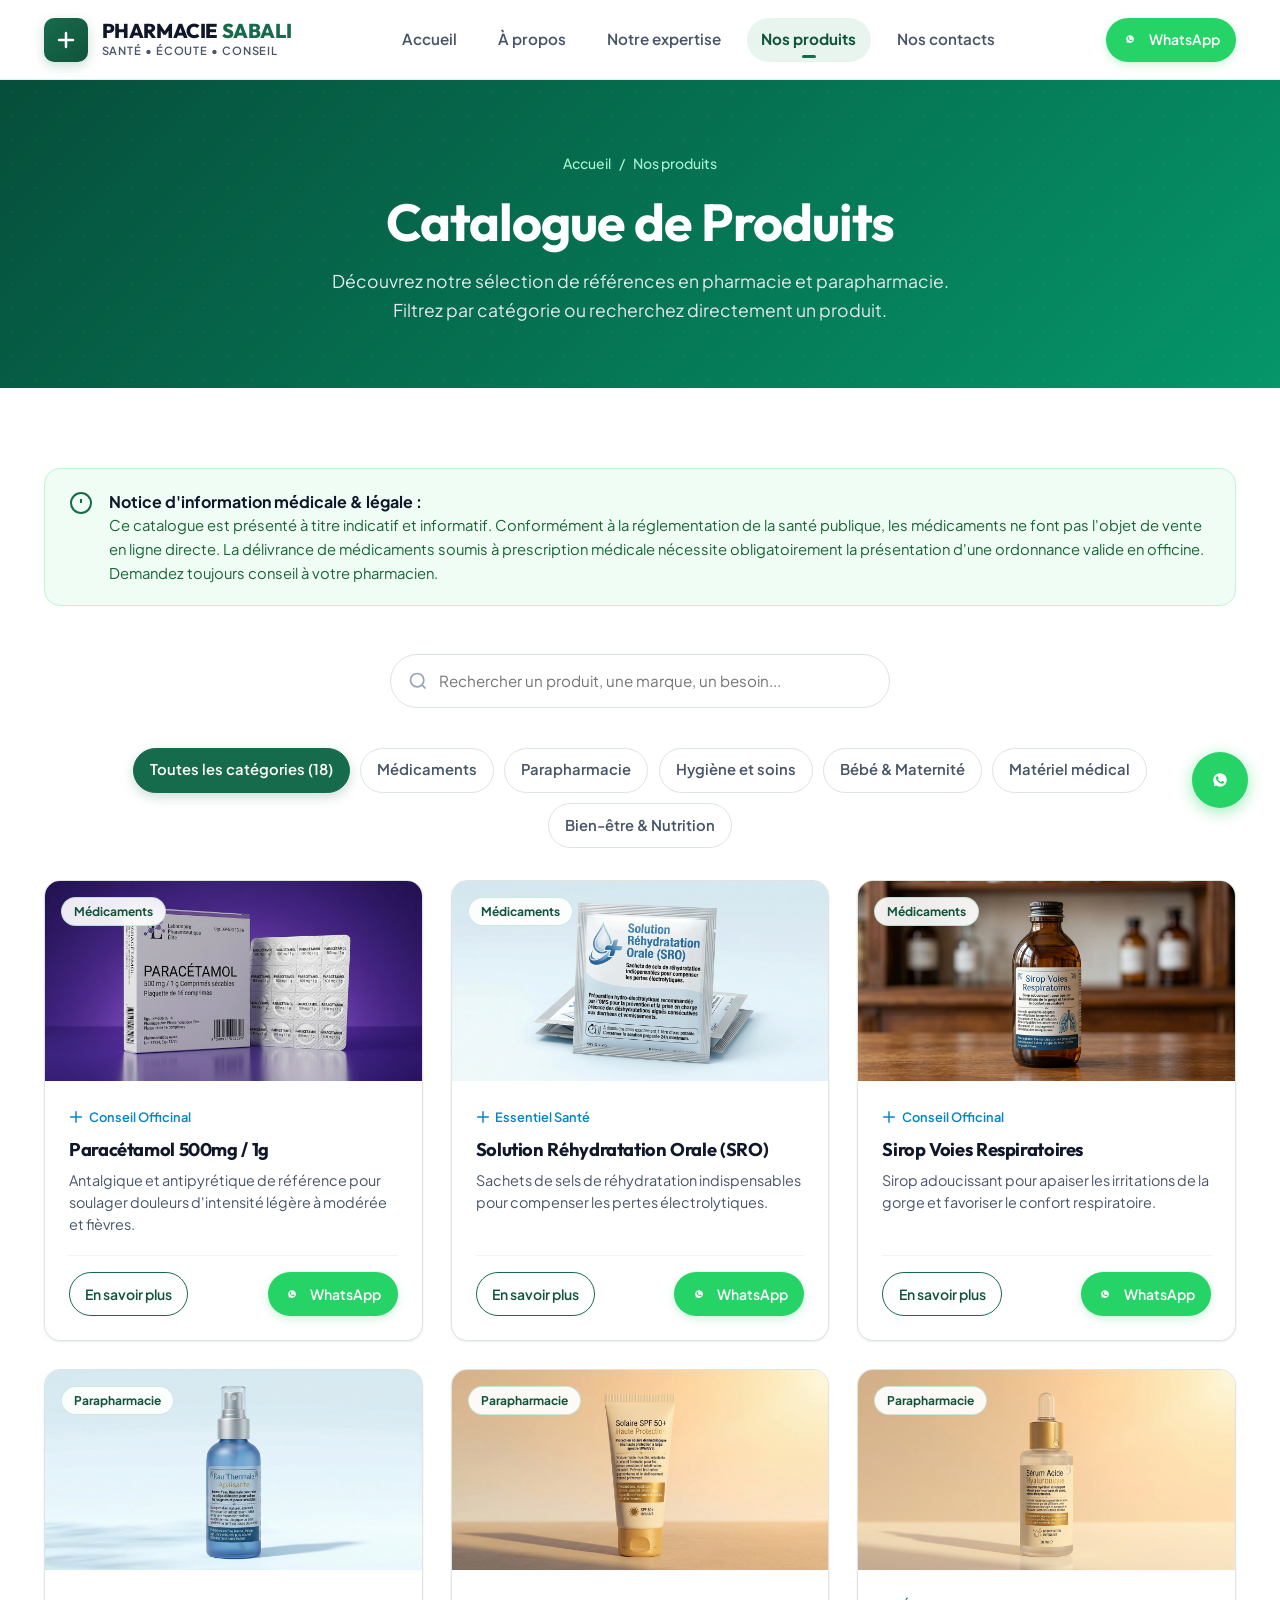
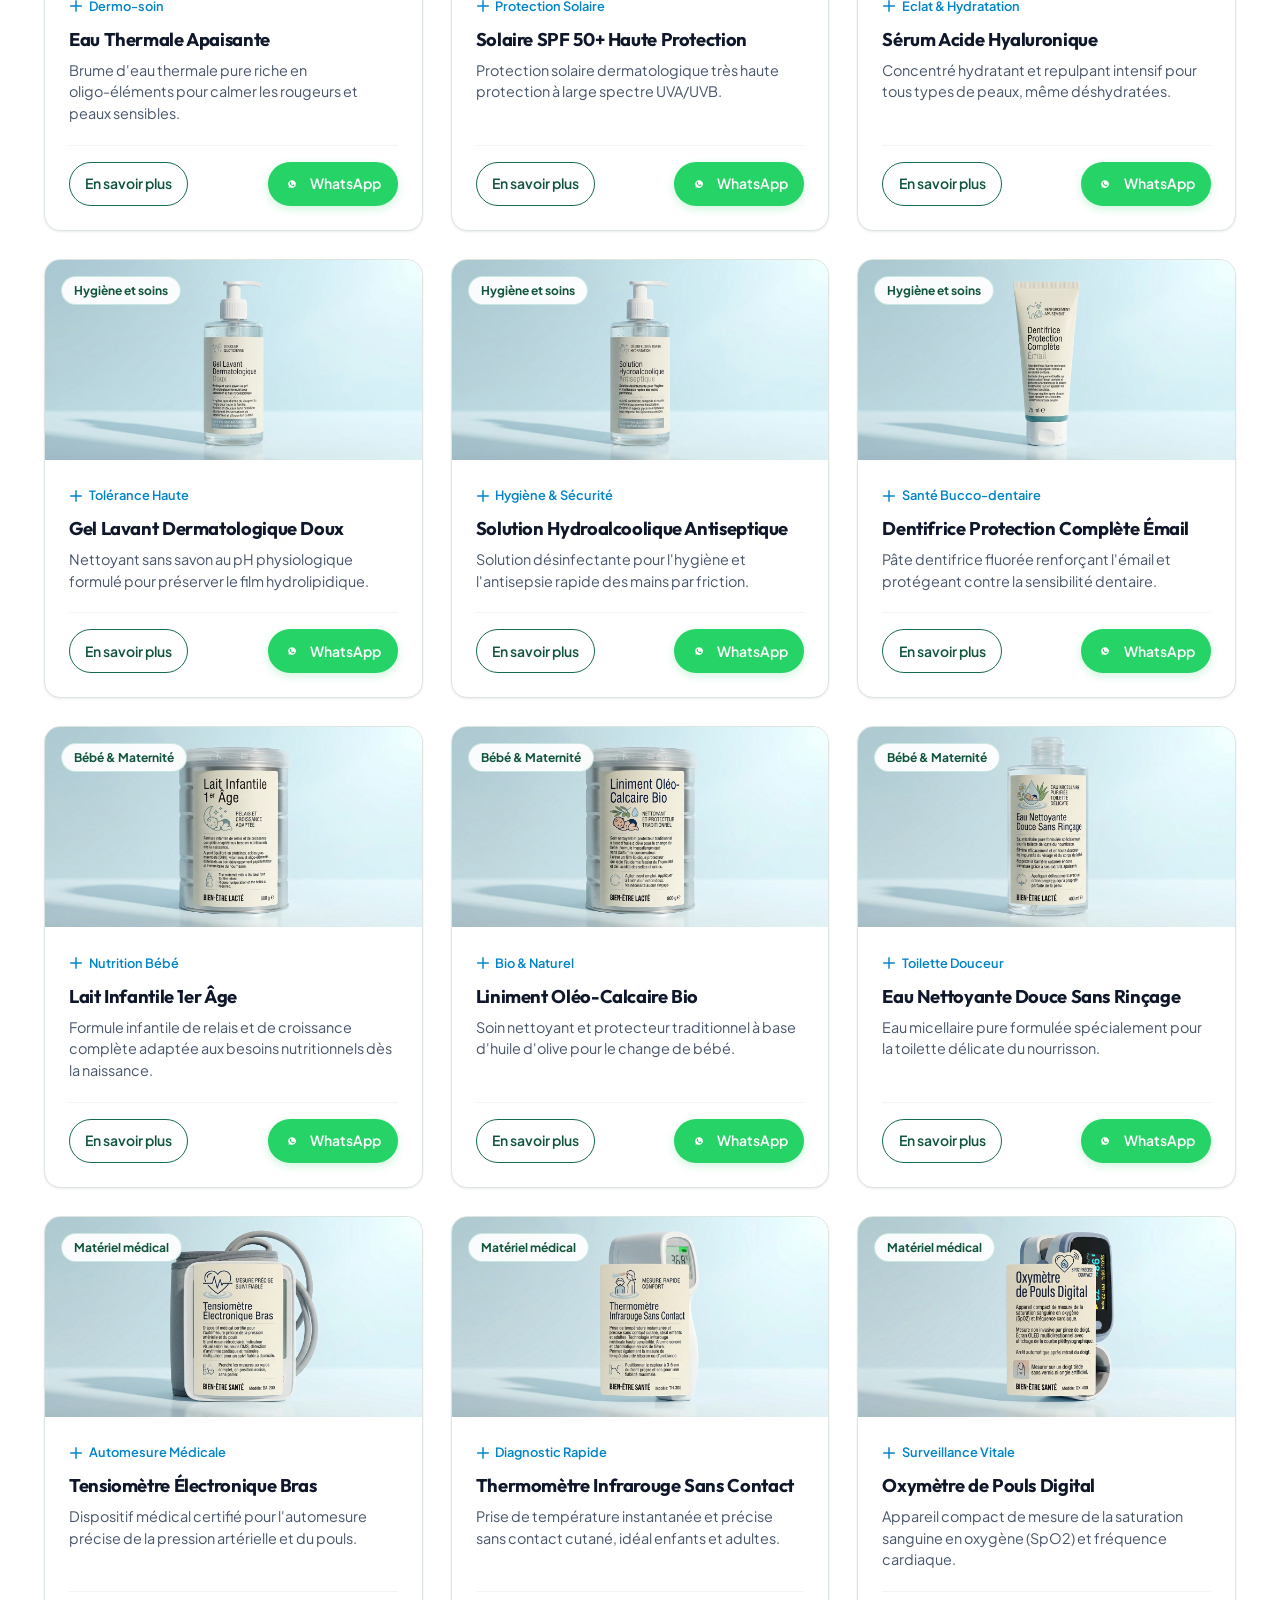
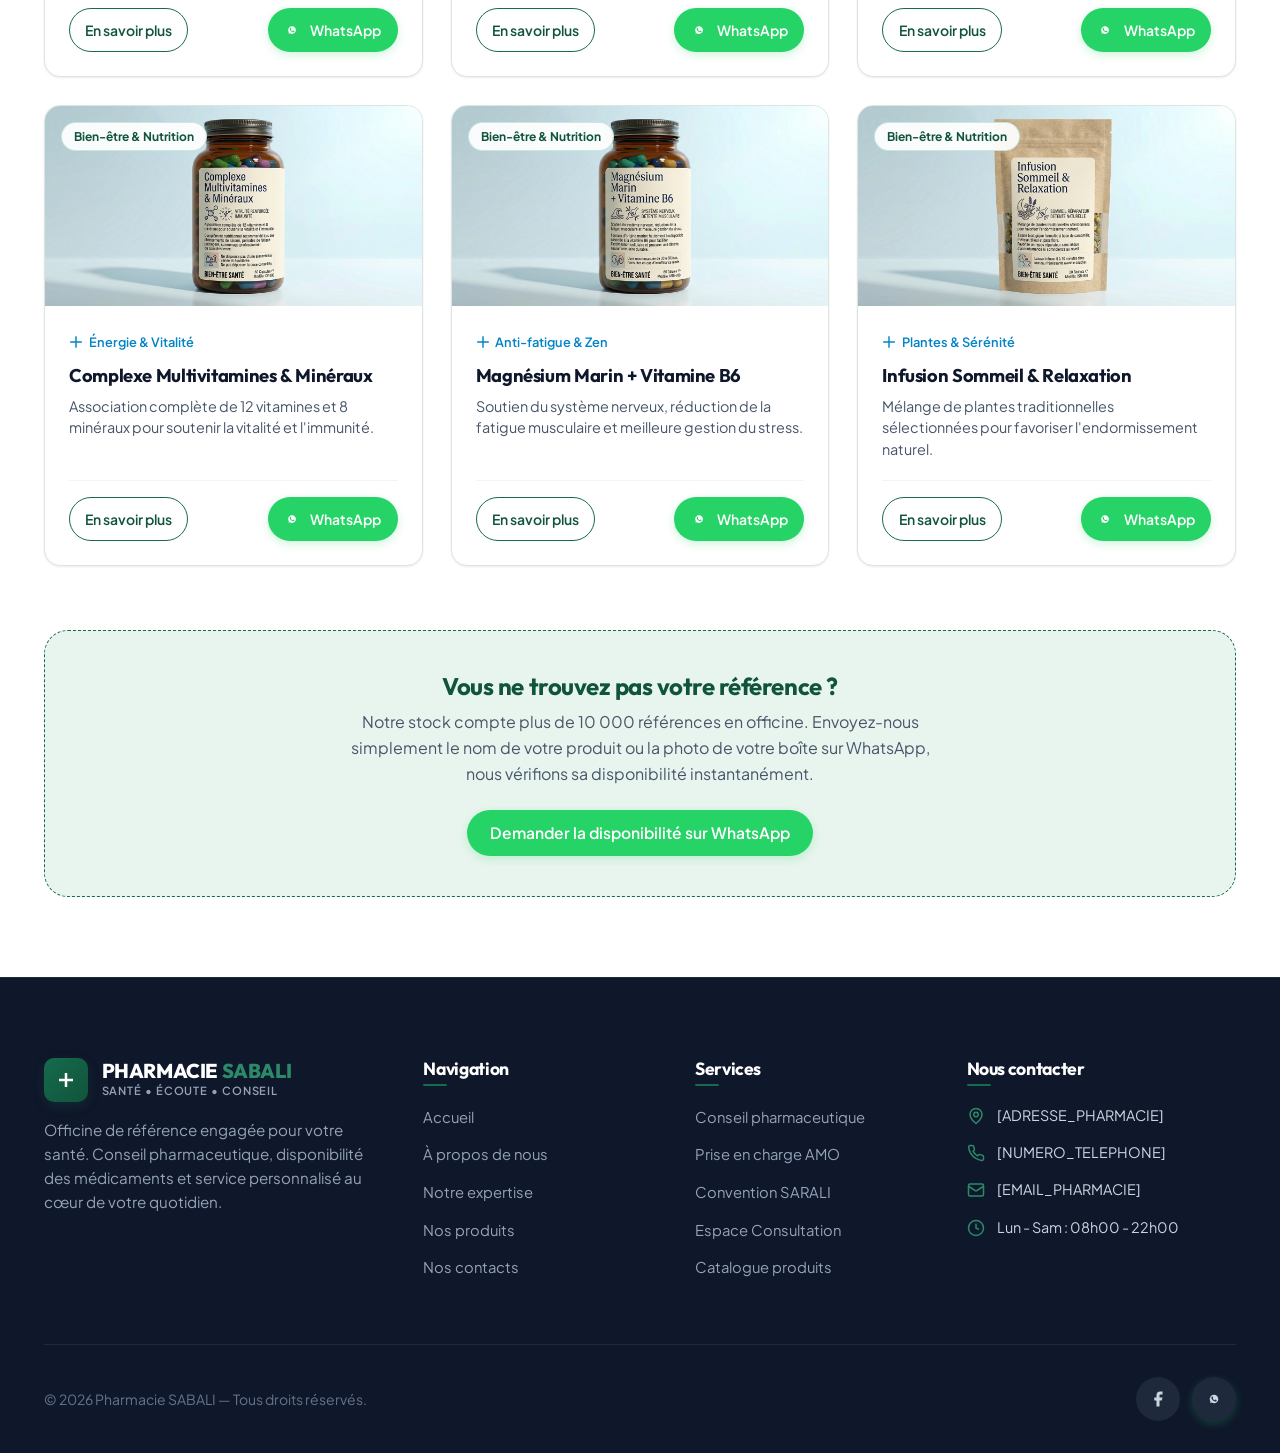
<file: produits.html>
<!DOCTYPE html>
<html lang="fr">
<head>
  <meta charset="UTF-8">
  <meta name="viewport" content="width=device-width, initial-scale=1.0">
  <title>Nos Produits — PHARMACIE SABALI | Catalogue & Parapharmacie</title>
  <meta name="description" content="Consultez le catalogue de la Pharmacie SABALI : médicaments, parapharmacie, hygiène et soins, univers bébé, matériel médical et compléments bien-être.">
  
  <!-- Favicon -->
  <link rel="icon" type="image/svg+xml" href="favicon.svg">
  <link rel="alternate icon" href="favicon.ico">

  <!-- Open Graph -->
  <meta property="og:title" content="Nos Produits — PHARMACIE SABALI">
  <meta property="og:description" content="Catalogue de produits et parapharmacie sélectionnés avec rigueur pour toute la famille.">
  <meta property="og:type" content="website">
  <meta property="og:image" content="images/pharmacie/interieur.jpg">

  <!-- Feuilles de style -->
  <link rel="stylesheet" href="css/style.css">
</head>
<body>

  <!-- ==================== HEADER & NAVIGATION ==================== -->
  <header class="site-header" id="header">
    <div class="container header-container">
      <a href="index.html" class="logo-link" aria-label="Retour à l'accueil Pharmacie SABALI">
        <div class="logo-badge">
          <svg width="24" height="24" viewBox="0 0 24 24" fill="none" stroke="currentColor" stroke-width="2.5" stroke-linecap="round" stroke-linejoin="round">
            <path d="M12 5v14M5 12h14"/>
          </svg>
        </div>
        <div class="logo-text">
          <div class="logo-title">PHARMACIE <span>SABALI</span></div>
          <div class="logo-tagline">Santé • Écoute • Conseil</div>
        </div>
      </a>

      <!-- Navigation Desktop -->
      <nav class="main-nav" aria-label="Navigation principale">
        <ul class="nav-links">
          <li><a href="index.html" class="nav-link">Accueil</a></li>
          <li><a href="a-propos.html" class="nav-link">À propos</a></li>
          <li><a href="expertise.html" class="nav-link">Notre expertise</a></li>
          <li><a href="produits.html" class="nav-link active">Nos produits</a></li>
          <li><a href="contact.html" class="nav-link">Nos contacts</a></li>
        </ul>
      </nav>

      <!-- CTA Header -->
      <div class="header-cta-group">
        <button class="btn btn-whatsapp btn-sm" data-wa-action="ask-info" title="Écrire sur WhatsApp">
          <svg width="18" height="18" viewBox="0 0 24 24" fill="currentColor">
            <path d="M12.031 6.172c-3.181 0-5.767 2.586-5.768 5.766-.001 1.298.38 2.27 1.019 3.287l-.582 2.128 2.182-.573c.978.58 1.911.928 3.145.929 3.178 0 5.767-2.587 5.768-5.766.001-3.187-2.575-5.771-5.764-5.771zm3.392 8.244c-.144.405-.837.774-1.17.824-.299.045-.677.063-1.092-.069-.252-.08-.575-.187-.988-.365-1.739-.751-2.874-2.502-2.961-2.617-.087-.116-.708-.94-.708-1.793s.448-1.273.607-1.446c.159-.173.346-.217.462-.217l.332.007c.106.005.249-.04.39.298.144.347.491 1.2.534 1.287.043.087.072.188.014.303-.058.116-.087.188-.173.289l-.26.303c-.087.087-.179.182-.077.357.101.174.449.741.963 1.2 0.662.59 1.22.772 1.393.859.173.087.275.072.376-.044.101-.116.433-.506.549-.679.116-.173.231-.145.39-.087s1.011.477 1.184.564.289.13.332.202c.043.073.043.419-.101.824z"/>
          </svg>
          <span>WhatsApp</span>
        </button>
        <button class="mobile-toggle" aria-label="Ouvrir le menu de navigation" aria-expanded="false">
          <span class="hamburger-line"></span>
        </button>
      </div>
    </div>
  </header>

  <!-- Tiroir Mobile -->
  <div class="mobile-menu-drawer" id="mobileDrawer">
    <ul class="mobile-nav-links">
      <li><a href="index.html" class="nav-link">Accueil</a></li>
      <li><a href="a-propos.html" class="nav-link">À propos</a></li>
      <li><a href="expertise.html" class="nav-link">Notre expertise</a></li>
      <li><a href="produits.html" class="nav-link active">Nos produits</a></li>
      <li><a href="contact.html" class="nav-link">Nos contacts</a></li>
    </ul>
    <button class="btn btn-whatsapp" style="width: 100%;" data-wa-action="ask-info">
      Contact direct sur WhatsApp
    </button>
  </div>

  <main>
    <!-- ==================== PAGE HERO ==================== -->
    <section class="page-hero">
      <div class="hero-pattern"></div>
      <div class="container" style="position: relative; z-index: 2;">
        <nav class="breadcrumb" aria-label="Fil d'Ariane">
          <a href="index.html">Accueil</a>
          <span>/</span>
          <span>Nos produits</span>
        </nav>
        <h1>Catalogue de Produits</h1>
        <p>
          Découvrez notre sélection de références en pharmacie et parapharmacie. Filtrez par catégorie ou recherchez directement un produit.
        </p>
      </div>
    </section>

    <!-- ==================== SECTION CATALOGUE & RECHERCHE ==================== -->
    <section class="section">
      <div class="container">
        <!-- Avertissement Médical Réglementaire -->
        <div class="disclaimer-banner fade-in-element">
          <svg width="24" height="24" viewBox="0 0 24 24" fill="none" stroke="currentColor" stroke-width="2">
            <circle cx="12" cy="12" r="10"/><line x1="12" x2="12" y1="8" y2="12"/><line x1="12" x2="12.01" y1="16" y2="16"/>
          </svg>
          <div>
            <strong>Notice d'information médicale & légale :</strong>
            <p>
              Ce catalogue est présenté à titre indicatif et informatif. Conformément à la réglementation de la santé publique, les médicaments ne font pas l'objet de vente en ligne directe. La délivrance de médicaments soumis à prescription médicale nécessite obligatoirement la présentation d'une ordonnance valide en officine. Demandez toujours conseil à votre pharmacien.
            </p>
          </div>
        </div>

        <!-- Barre de recherche temps réel -->
        <div class="search-bar-wrapper fade-in-element">
          <svg class="search-icon" width="20" height="20" viewBox="0 0 24 24" fill="none" stroke="currentColor" stroke-width="2">
            <circle cx="11" cy="11" r="8"/><line x1="21" x2="16.65" y1="21" y2="16.65"/>
          </svg>
          <input type="text" id="productSearchInput" class="search-input" placeholder="Rechercher un produit, une marque, un besoin..." aria-label="Rechercher un produit">
        </div>

        <!-- Filtres par catégorie -->
        <div class="filter-bar fade-in-element" role="tablist">
          <button class="filter-btn active" data-category="all" role="tab">Toutes les catégories (18)</button>
          <button class="filter-btn" data-category="medicaments" role="tab">Médicaments</button>
          <button class="filter-btn" data-category="parapharmacie" role="tab">Parapharmacie</button>
          <button class="filter-btn" data-category="hygiene" role="tab">Hygiène et soins</button>
          <button class="filter-btn" data-category="bebe" role="tab">Bébé & Maternité</button>
          <button class="filter-btn" data-category="materiel" role="tab">Matériel médical</button>
          <button class="filter-btn" data-category="bien-etre" role="tab">Bien-être & Nutrition</button>
        </div>

        <!-- Grille dynamique des produits -->
        <div class="cards-grid-3" id="productsGrid" style="min-height: 400px;">
          <!-- Les 18 cartes de produits sont générées dynamiquement par js/main.js -->
        </div>

        <!-- Bloc aide & commande WhatsApp -->
        <div style="background: var(--primary-subtle); border: 1.5px dashed var(--primary); border-radius: var(--radius-xl); padding: 2.5rem; text-align: center; margin-top: 4rem;" class="fade-in-element">
          <h3 style="color: var(--primary-dark); margin-bottom: 0.5rem;">Vous ne trouvez pas votre référence ?</h3>
          <p style="max-width: 600px; margin: 0 auto 1.5rem; color: var(--text-muted);">
            Notre stock compte plus de 10 000 références en officine. Envoyez-nous simplement le nom de votre produit ou la photo de votre boîte sur WhatsApp, nous vérifions sa disponibilité instantanément.
          </p>
          <button class="btn btn-whatsapp" data-wa-action="product" data-product-name="Recherche spécifique">
            Demander la disponibilité sur WhatsApp
          </button>
        </div>
      </div>
    </section>
  </main>

  <!-- ==================== FOOTER ==================== -->
  <footer class="site-footer">
    <div class="container">
      <div class="footer-grid">
        <div class="footer-brand">
          <div class="logo-link" style="color: #ffffff;">
            <div class="logo-badge">
              <svg width="24" height="24" viewBox="0 0 24 24" fill="none" stroke="currentColor" stroke-width="2.5"><path d="M12 5v14M5 12h14"/></svg>
            </div>
            <div class="logo-text">
              <div class="logo-title" style="color: #ffffff;">PHARMACIE <span style="color: var(--primary-light);">SABALI</span></div>
              <div class="logo-tagline" style="color: #94a3b8;">Santé • Écoute • Conseil</div>
            </div>
          </div>
          <p>
            Officine de référence engagée pour votre santé. Conseil pharmaceutique, disponibilité des médicaments et service personnalisé au cœur de votre quotidien.
          </p>
        </div>

        <div>
          <h4 class="footer-title">Navigation</h4>
          <ul class="footer-links">
            <li><a href="index.html">Accueil</a></li>
            <li><a href="a-propos.html">À propos de nous</a></li>
            <li><a href="expertise.html">Notre expertise</a></li>
            <li><a href="produits.html">Nos produits</a></li>
            <li><a href="contact.html">Nos contacts</a></li>
          </ul>
        </div>

        <div>
          <h4 class="footer-title">Services</h4>
          <ul class="footer-links">
            <li><a href="index.html#services">Conseil pharmaceutique</a></li>
            <li><a href="index.html#services">Prise en charge AMO</a></li>
            <li><a href="index.html#services">Convention SARALI</a></li>
            <li><a href="index.html#services">Espace Consultation</a></li>
            <li><a href="produits.html">Catalogue produits</a></li>
          </ul>
        </div>

        <div>
          <h4 class="footer-title">Nous contacter</h4>
          <ul class="footer-contact-list">
            <li class="footer-contact-item">
              <svg width="18" height="18" viewBox="0 0 24 24" fill="none" stroke="currentColor" stroke-width="2"><path d="M20 10c0 6-8 12-8 12s-8-6-8-12a8 8 0 0 1 16 0Z"/><circle cx="12" cy="10" r="3"/></svg>
              <span>[ADRESSE_PHARMACIE]</span>
            </li>
            <li class="footer-contact-item">
              <svg width="18" height="18" viewBox="0 0 24 24" fill="none" stroke="currentColor" stroke-width="2"><path d="M22 16.92v3a2 2 0 0 1-2.18 2 19.79 19.79 0 0 1-8.63-3.07 19.5 19.5 0 0 1-6-6 19.79 19.79 0 0 1-3.07-8.67A2 2 0 0 1 4.11 2h3a2 2 0 0 1 2 1.72 12.84 12.84 0 0 0 .7 2.81 2 2 0 0 1-.45 2.11L8.09 9.91a16 16 0 0 0 6 6l1.27-1.27a2 2 0 0 1 2.11-.45 12.84 12.84 0 0 0 2.81.7A2 2 0 0 1 22 16.92z"/></svg>
              <span>[NUMERO_TELEPHONE]</span>
            </li>
            <li class="footer-contact-item">
              <svg width="18" height="18" viewBox="0 0 24 24" fill="none" stroke="currentColor" stroke-width="2"><rect width="20" height="16" x="2" y="4" rx="2"/><path d="m22 7-8.97 5.7a1.94 1.94 0 0 1-2.06 0L2 7"/></svg>
              <span>[EMAIL_PHARMACIE]</span>
            </li>
            <li class="footer-contact-item">
              <svg width="18" height="18" viewBox="0 0 24 24" fill="none" stroke="currentColor" stroke-width="2"><circle cx="12" cy="12" r="10"/><polyline points="12 6 12 12 16 14"/></svg>
              <span>Lun - Sam : 08h00 - 22h00</span>
            </li>
          </ul>
        </div>
      </div>

      <div class="footer-bottom">
        <div>
          © 2026 Pharmacie SABALI — Tous droits réservés.
        </div>
        <div class="social-links">
          <a href="#" class="social-btn" title="Facebook Pharmacie SABALI" aria-label="Facebook">
            <svg width="18" height="18" viewBox="0 0 24 24" fill="currentColor"><path d="M18 2h-3a5 5 0 0 0-5 5v3H7v4h3v8h4v-8h3l1-4h-4V7a1 1 0 0 1 1-1h3z"/></svg>
          </a>
          <button class="social-btn btn-whatsapp" title="WhatsApp Pharmacie SABALI" aria-label="WhatsApp">
            <svg width="18" height="18" viewBox="0 0 24 24" fill="currentColor"><path d="M12.031 6.172c-3.181 0-5.767 2.586-5.768 5.766-.001 1.298.38 2.27 1.019 3.287l-.582 2.128 2.182-.573c.978.58 1.911.928 3.145.929 3.178 0 5.767-2.587 5.768-5.766.001-3.187-2.575-5.771-5.764-5.771zm3.392 8.244c-.144.405-.837.774-1.17.824-.299.045-.677.063-1.092-.069-.252-.08-.575-.187-.988-.365-1.739-.751-2.874-2.502-2.961-2.617-.087-.116-.708-.94-.708-1.793s.448-1.273.607-1.446c.159-.173.346-.217.462-.217l.332.007c.106.005.249-.04.39.298.144.347.491 1.2.534 1.287.043.087.072.188.014.303-.058.116-.087.188-.173.289l-.26.303c-.087.087-.179.182-.077.357.101.174.449.741.963 1.2 0.662.59 1.22.772 1.393.859.173.087.275.072.376-.044.101-.116.433-.506.549-.679.116-.173.231-.145.39-.087s1.011.477 1.184.564.289.13.332.202c.043.073.043.419-.101.824z"/></svg>
          </button>
        </div>
      </div>
    </div>
  </footer>

  <!-- Actions Flottantes -->
  <div class="floating-actions">
    <button class="floating-wa-btn" data-wa-action="ask-info" title="WhatsApp" aria-label="WhatsApp">
      <svg width="28" height="28" viewBox="0 0 24 24" fill="currentColor"><path d="M12.031 6.172c-3.181 0-5.767 2.586-5.768 5.766-.001 1.298.38 2.27 1.019 3.287l-.582 2.128 2.182-.573c.978.58 1.911.928 3.145.929 3.178 0 5.767-2.587 5.768-5.766.001-3.187-2.575-5.771-5.764-5.771zm3.392 8.244c-.144.405-.837.774-1.17.824-.299.045-.677.063-1.092-.069-.252-.08-.575-.187-.988-.365-1.739-.751-2.874-2.502-2.961-2.617-.087-.116-.708-.94-.708-1.793s.448-1.273.607-1.446c.159-.173.346-.217.462-.217l.332.007c.106.005.249-.04.39.298.144.347.491 1.2.534 1.287.043.087.072.188.014.303-.058.116-.087.188-.173.289l-.26.303c-.087.087-.179.182-.077.357.101.174.449.741.963 1.2 0.662.59 1.22.772 1.393.859.173.087.275.072.376-.044.101-.116.433-.506.549-.679.116-.173.231-.145.39-.087s1.011.477 1.184.564.289.13.332.202c.043.073.043.419-.101.824z"/></svg>
    </button>
    <button class="scroll-top-btn" aria-label="Retour en haut" title="Remonter en haut">
      <svg width="20" height="20" viewBox="0 0 24 24" fill="none" stroke="currentColor" stroke-width="2.5"><polyline points="18 15 12 9 6 15"/></svg>
    </button>
  </div>

  <script src="js/main.js"></script>
</body>
</html>
</file>
<file: css/style.css>
/* ==========================================================================
   PHARMACIE SABALI — DESIGN SYSTEM & STYLESHEET
   Version 1.0 — Architecture CSS Moderne & Responsive
   ========================================================================== */

@import url('https://fonts.googleapis.com/css2?family=Outfit:wght@400;500;600;700;800&family=Plus+Jakarta+Sans:wght@300;400;500;600;700;800&display=swap');

/* --- 1. VARIABLES GLOBALES & TOKENS DE DESIGN --- */
:root {
  /* Couleurs Principales */
  --primary: #176b4d;
  --primary-hover: #10543b;
  --primary-dark: #10543b;
  --primary-light: #2c8a68;
  --primary-subtle: #e8f5ee;
  --primary-glow: rgba(23, 107, 77, 0.22);

  /* Couleurs Secondaires (Bleu Médical) */
  --secondary: #0284c7;          /* Bleu médical confiance */
  --secondary-hover: #0369a1;    /* Bleu sombre */
  --secondary-light: #38bdf8;    /* Bleu clair */
  --secondary-subtle: #f0f9ff;   /* Fond bleu très doux */
  --secondary-glow: rgba(2, 132, 199, 0.2);

  /* Couleurs d'Accent & Statuts */
  --accent: #c7a45b;
  --whatsapp: #25d366;           /* Vert officiel WhatsApp */
  --whatsapp-hover: #1ebd5b;
  --success: #10b981;
  --danger: #ef4444;
  --warning: #f59e0b;
  --info: #0ea5e9;

  /* Neutres & Nuances de Gris */
  --bg-body: #ffffff;
  --bg-surface: #ffffff;         /* Blanc pur */
  --bg-surface-elevated: #ffffff;
  --bg-alt: #f3f5f4;
  --text-main: #0f172a;          /* Ardoise très foncé / quasi noir */
  --text-muted: #475569;         /* Texte secondaire équilibré */
  --text-light: #94a3b8;         /* Texte estompé / labels */
  --border: #dce5e0;
  --border-light: #f3f5f4;

  /* Typographie */
  --font-heading: 'Outfit', -apple-system, BlinkMacSystemFont, "Segoe UI", Roboto, sans-serif;
  --font-body: 'Plus Jakarta Sans', -apple-system, BlinkMacSystemFont, "Segoe UI", Roboto, sans-serif;

  /* Rayons de bordure */
  --radius-sm: 6px;
  --radius-md: 10px;
  --radius-lg: 16px;
  --radius-xl: 24px;
  --radius-full: 9999px;

  /* Ombres Portées */
  --shadow-sm: 0 1px 3px rgba(15, 23, 42, 0.05), 0 1px 2px rgba(15, 23, 42, 0.03);
  --shadow-md: 0 4px 8px -2px rgba(15, 23, 42, 0.06), 0 2px 4px -2px rgba(15, 23, 42, 0.04);
  --shadow-lg: 0 12px 24px -4px rgba(15, 23, 42, 0.08), 0 4px 8px -2px rgba(15, 23, 42, 0.04);
  --shadow-xl: 0 24px 38px -6px rgba(15, 23, 42, 0.12), 0 10px 16px -4px rgba(15, 23, 42, 0.06);
  --shadow-green: 0 8px 20px -5px rgba(23, 107, 77, 0.28);

  /* Transitions */
  --transition-fast: 150ms ease;
  --transition-normal: 250ms cubic-bezier(0.4, 0, 0.2, 1);
  --transition-slow: 400ms cubic-bezier(0.16, 1, 0.3, 1);

  /* Structure */
  --container-max: 1240px;
  --header-height: 80px;
}

/* --- 2. RESET ET RÈGLES DE BASE --- */
*, *::before, *::after {
  box-sizing: border-box;
  margin: 0;
  padding: 0;
}

html {
  scroll-behavior: smooth;
  font-size: 16px;
  -webkit-text-size-adjust: 100%;
}

body {
  font-family: var(--font-body);
  color: var(--text-main);
  background-color: var(--bg-body);
  line-height: 1.6;
  font-weight: 400;
  overflow-x: hidden;
  min-height: 100vh;
  display: flex;
  flex-direction: column;
}

img, svg, picture {
  display: block;
  max-width: 100%;
  height: auto;
}

input, button, textarea, select {
  font: inherit;
}

button {
  cursor: pointer;
  border: none;
  background: none;
}

a {
  color: inherit;
  text-decoration: none;
  transition: color var(--transition-fast);
}

ul, ol {
  list-style: none;
}

/* --- 3. TYPOGRAPHIE & HIÉRARCHIE --- */
h1, h2, h3, h4, h5, h6 {
  font-family: var(--font-heading);
  color: var(--text-main);
  line-height: 1.25;
  font-weight: 700;
  letter-spacing: -0.02em;
}

h1 { font-size: clamp(2rem, 4vw + 1rem, 3.25rem); }
h2 { font-size: clamp(1.65rem, 3vw + 0.5rem, 2.35rem); }
h3 { font-size: clamp(1.25rem, 2vw + 0.25rem, 1.5rem); }
h4 { font-size: 1.15rem; font-weight: 600; }

p {
  color: var(--text-muted);
  margin-bottom: 1rem;
}
p:last-child { margin-bottom: 0; }

.lead {
  font-size: 1.15rem;
  line-height: 1.7;
  color: var(--text-muted);
}

/* --- 4. UTILITAIRES & CONTENEUR --- */
.container {
  width: 100%;
  max-width: var(--container-max);
  margin-left: auto;
  margin-right: auto;
  padding-left: 1.5rem;
  padding-right: 1.5rem;
}

.section {
  padding: 5rem 0;
  position: relative;
}

.section-sm {
  padding: 3rem 0;
}

.section-alt {
  background-color: var(--bg-alt);
}

.section-header {
  text-align: center;
  max-width: 720px;
  margin: 0 auto 3.5rem;
}

.section-badge {
  display: inline-flex;
  align-items: center;
  gap: 0.5rem;
  padding: 0.35rem 1rem;
  background: var(--primary-subtle);
  color: var(--primary-dark);
  border: 1px solid rgba(5, 150, 105, 0.2);
  border-radius: var(--radius-full);
  font-size: 0.825rem;
  font-weight: 700;
  text-transform: uppercase;
  letter-spacing: 0.08em;
  margin-bottom: 1rem;
}

.section-title {
  margin-bottom: 1rem;
}

.section-subtitle {
  font-size: 1.1rem;
  color: var(--text-muted);
}

/* --- 5. BOUTONS & COMPOSANTS D'ACTION --- */
.btn {
  display: inline-flex;
  align-items: center;
  justify-content: center;
  gap: 0.65rem;
  min-height: 44px;
  max-width: 100%;
  font-family: var(--font-body);
  font-size: 0.975rem;
  font-weight: 600;
  line-height: 1.35;
  padding: 0.7rem 1.4rem;
  border-radius: var(--radius-full);
  border: 1px solid transparent;
  transition: color var(--transition-fast), background-color var(--transition-fast), border-color var(--transition-fast), box-shadow var(--transition-fast), transform var(--transition-fast);
  text-align: center;
  white-space: normal;
  user-select: none;
  vertical-align: middle;
}

.btn svg {
  width: 1.15em;
  height: 1.15em;
  flex: 0 0 auto;
}

.btn-arrow {
  transition: transform var(--transition-fast);
}

.btn:hover .btn-arrow {
  transform: translateX(3px);
}

.btn-primary {
  background-color: var(--primary);
  color: #ffffff;
  box-shadow: 0 3px 10px rgba(23, 107, 77, 0.2);
}
.btn-primary:hover {
  background-color: var(--primary-hover);
  box-shadow: var(--shadow-green);
  transform: translateY(-2px);
  color: #ffffff;
}

.btn-secondary {
  background-color: var(--bg-surface);
  color: var(--primary-dark);
  border-color: var(--primary);
}
.btn-secondary:hover {
  background-color: var(--primary-subtle);
  border-color: var(--primary-hover);
  color: var(--primary-dark);
  transform: translateY(-2px);
}

.btn-premium {
  border-color: var(--accent);
  box-shadow: inset 0 0 0 1px rgba(199, 164, 91, 0.16), 0 3px 10px rgba(23, 107, 77, 0.18);
}

.btn-premium:hover {
  border-color: var(--accent);
  box-shadow: inset 0 0 0 1px rgba(199, 164, 91, 0.28), var(--shadow-green);
}

.btn-outline-white {
  background: rgba(255, 255, 255, 0.12);
  color: #ffffff;
  border-color: rgba(255, 255, 255, 0.72);
  backdrop-filter: blur(8px);
}
.btn-outline-white:hover {
  background: #ffffff;
  color: var(--primary-dark);
  transform: translateY(-2px);
}

.btn-whatsapp {
  background-color: var(--whatsapp);
  color: #ffffff;
  box-shadow: 0 3px 10px rgba(37, 211, 102, 0.22);
}
.btn-whatsapp:hover {
  background-color: var(--whatsapp-hover);
  box-shadow: 0 7px 16px rgba(37, 211, 102, 0.3);
  transform: translateY(-2px);
  color: #ffffff;
}

.btn-sm {
  min-height: 44px;
  padding: 0.5rem 0.95rem;
  font-size: 0.875rem;
}

.btn-lg {
  min-height: 50px;
  padding: 0.85rem 1.8rem;
  font-size: 1.05rem;
}

.btn:active,
.filter-btn:active,
.mobile-toggle:active,
.social-btn:active,
.modal-close-btn:active,
.lightbox-close:active,
.lightbox-prev:active,
.lightbox-next:active,
.floating-wa-btn:active,
.scroll-top-btn:active {
  transform: translateY(0) scale(0.97);
}

.btn:disabled,
.btn[aria-disabled="true"],
.filter-btn:disabled {
  opacity: 0.55;
  box-shadow: none;
  cursor: not-allowed;
  transform: none;
}

.btn:disabled:hover,
.btn[aria-disabled="true"]:hover,
.filter-btn:disabled:hover {
  box-shadow: none;
  transform: none;
}

.btn:focus-visible,
.nav-link:focus-visible,
.filter-btn:focus-visible,
.mobile-toggle:focus-visible,
.social-btn:focus-visible,
.modal-close-btn:focus-visible,
.lightbox-close:focus-visible,
.lightbox-prev:focus-visible,
.lightbox-next:focus-visible,
.floating-wa-btn:focus-visible,
.scroll-top-btn:focus-visible,
.faq-question:focus-visible {
  outline: 3px solid var(--accent);
  outline-offset: 3px;
}

@media (prefers-reduced-motion: reduce) {
  html {
    scroll-behavior: auto;
  }
  .btn,
  .filter-btn,
  .mobile-toggle,
  .social-btn,
  .modal-close-btn,
  .lightbox-close,
  .lightbox-prev,
  .lightbox-next,
  .floating-wa-btn,
  .scroll-top-btn,
  .btn-arrow {
    transition: none;
  }
}

.btn-group {
  display: flex;
  flex-wrap: wrap;
  gap: 1rem;
  align-items: center;
}

/* --- 6. HEADER & BARRE DE NAVIGATION --- */
.site-header {
  position: sticky;
  top: 0;
  left: 0;
  width: 100%;
  height: var(--header-height);
  background: rgba(255, 255, 255, 0.94);
  backdrop-filter: blur(12px);
  -webkit-backdrop-filter: blur(12px);
  border-bottom: 1px solid rgba(226, 232, 240, 0.8);
  z-index: 1000;
  transition: all var(--transition-normal);
}

.site-header.scrolled {
  height: 70px;
  background: rgba(255, 255, 255, 0.98);
  box-shadow: 0 4px 20px rgba(15, 23, 42, 0.08);
}

.header-container {
  display: flex;
  align-items: center;
  justify-content: space-between;
  height: 100%;
}

.logo-link {
  display: flex;
  align-items: center;
  gap: 0.85rem;
  text-decoration: none;
}

.logo-badge {
  width: 44px;
  height: 44px;
  background: linear-gradient(135deg, var(--primary), var(--primary-dark));
  border-radius: var(--radius-md);
  display: flex;
  align-items: center;
  justify-content: center;
  color: #ffffff;
  box-shadow: 0 4px 12px var(--primary-glow);
  flex-shrink: 0;
}

.logo-text {
  display: flex;
  flex-direction: column;
}

.logo-title {
  font-family: var(--font-heading);
  font-weight: 800;
  font-size: 1.25rem;
  letter-spacing: -0.02em;
  color: var(--text-main);
  line-height: 1.1;
}

.logo-title span {
  color: var(--primary);
}

.logo-tagline {
  font-size: 0.7rem;
  font-weight: 600;
  color: var(--text-muted);
  letter-spacing: 0.08em;
  text-transform: uppercase;
}

.main-nav {
  display: flex;
  align-items: center;
  gap: 1.5rem;
}

.nav-links {
  display: flex;
  align-items: center;
  gap: 0.75rem;
}

.nav-link {
  display: inline-flex;
  align-items: center;
  min-height: 44px;
  font-size: 0.95rem;
  font-weight: 600;
  color: var(--text-muted);
  padding: 0.5rem 0.9rem;
  border-radius: var(--radius-full);
  transition: all var(--transition-fast);
  position: relative;
}

.nav-link:hover {
  color: var(--primary);
  background: var(--primary-subtle);
}

.nav-link.active {
  color: var(--primary-dark);
  background: var(--primary-subtle);
  font-weight: 700;
}

.nav-link.active::after {
  content: '';
  position: absolute;
  bottom: 4px;
  left: 50%;
  transform: translateX(-50%);
  width: 14px;
  height: 2.5px;
  background: var(--primary);
  border-radius: var(--radius-full);
}

.header-cta-group {
  display: flex;
  align-items: center;
  gap: 0.75rem;
}

/* Mobile Toggle Hamburger */
.mobile-toggle {
  display: none;
  width: 48px;
  height: 48px;
  border-radius: var(--radius-md);
  background: var(--bg-alt);
  color: var(--text-main);
  align-items: center;
  justify-content: center;
  border: 1px solid var(--border);
  cursor: pointer;
  transition: background var(--transition-fast);
}

.mobile-toggle:hover {
  background: var(--border);
}

.hamburger-line {
  display: block;
  width: 22px;
  height: 2px;
  background-color: var(--text-main);
  position: relative;
  transition: all var(--transition-normal);
}

.hamburger-line::before,
.hamburger-line::after {
  content: '';
  position: absolute;
  width: 22px;
  height: 2px;
  background-color: var(--text-main);
  transition: all var(--transition-normal);
}

.hamburger-line::before { top: -7px; }
.hamburger-line::after { bottom: -7px; }

.mobile-toggle.active .hamburger-line {
  background-color: transparent;
}
.mobile-toggle.active .hamburger-line::before {
  transform: translateY(7px) rotate(45deg);
}
.mobile-toggle.active .hamburger-line::after {
  transform: translateY(-7px) rotate(-45deg);
}

/* Mobile Menu Backdrop & Drawer */
.mobile-menu-drawer {
  display: none;
  position: fixed;
  top: var(--header-height);
  left: 0;
  width: 100%;
  background: rgba(255, 255, 255, 0.98);
  backdrop-filter: blur(16px);
  border-bottom: 1px solid var(--border);
  padding: 1.5rem;
  box-shadow: var(--shadow-xl);
  z-index: 999;
  transform: translateY(-100%);
  opacity: 0;
  transition: transform var(--transition-slow), opacity var(--transition-slow);
}

.mobile-menu-drawer.open {
  display: block;
  transform: translateY(0);
  opacity: 1;
}

.mobile-nav-links {
  display: flex;
  flex-direction: column;
  gap: 0.75rem;
  margin-bottom: 1.5rem;
}

.mobile-nav-links .nav-link {
  font-size: 1.05rem;
  min-height: 48px;
  padding: 0.75rem 1rem;
  border-radius: var(--radius-md);
  border: 1px solid transparent;
}

.mobile-nav-links .nav-link.active {
  background: var(--primary-subtle);
  border-color: rgba(5, 150, 105, 0.2);
}

/* --- 7. SECTION HERO (ACCUEIL) --- */
.hero-section {
  position: relative;
  background: linear-gradient(135deg, #064e3b 0%, #059669 50%, #0d9488 100%);
  color: #ffffff;
  padding: 6rem 0 7rem;
  overflow: hidden;
}

.hero-overlay {
  position: absolute;
  inset: 0;
  background: radial-gradient(circle at 80% 20%, rgba(2, 132, 199, 0.35) 0%, transparent 60%),
              radial-gradient(circle at 20% 80%, rgba(5, 150, 105, 0.4) 0%, transparent 60%);
  pointer-events: none;
}

.hero-pattern {
  position: absolute;
  inset: 0;
  background-image: radial-gradient(rgba(255, 255, 255, 0.1) 1px, transparent 1px);
  background-size: 24px 24px;
  opacity: 0.6;
  pointer-events: none;
}

.hero-grid {
  display: grid;
  grid-template-columns: 1.15fr 0.85fr;
  align-items: center;
  gap: 3.5rem;
  position: relative;
  z-index: 2;
}

.hero-badge-tag {
  display: inline-flex;
  align-items: center;
  gap: 0.5rem;
  padding: 0.45rem 1.15rem;
  background: rgba(255, 255, 255, 0.15);
  border: 1px solid rgba(255, 255, 255, 0.3);
  backdrop-filter: blur(8px);
  border-radius: var(--radius-full);
  font-size: 0.85rem;
  font-weight: 700;
  letter-spacing: 0.05em;
  text-transform: uppercase;
  margin-bottom: 1.5rem;
  color: #ffffff;
}

.hero-title {
  color: #ffffff;
  margin-bottom: 1rem;
  font-size: clamp(2.25rem, 5vw, 3.75rem);
  line-height: 1.15;
}

.hero-tagline {
  font-size: 1.35rem;
  font-weight: 500;
  color: #a7f3d0;
  margin-bottom: 1.25rem;
  line-height: 1.4;
}

.hero-description {
  font-size: 1.075rem;
  color: #e2e8f0;
  margin-bottom: 2.25rem;
  max-width: 580px;
}

.hero-visual-card {
  position: relative;
  border-radius: var(--radius-xl);
  overflow: hidden;
  box-shadow: 0 25px 50px -12px rgba(0, 0, 0, 0.35);
  border: 3px solid rgba(255, 255, 255, 0.2);
  background: var(--bg-surface);
}

.hero-image {
  width: 100%;
  height: 420px;
  object-fit: cover;
  transition: transform 0.5s ease;
}

.hero-visual-card:hover .hero-image {
  transform: scale(1.03);
}

.hero-floating-badge {
  position: absolute;
  bottom: 1.5rem;
  left: 1.5rem;
  right: 1.5rem;
  background: rgba(255, 255, 255, 0.92);
  backdrop-filter: blur(12px);
  padding: 1rem 1.25rem;
  border-radius: var(--radius-lg);
  display: flex;
  align-items: center;
  gap: 1rem;
  box-shadow: var(--shadow-lg);
  color: var(--text-main);
}

.badge-icon-box {
  width: 44px;
  height: 44px;
  border-radius: var(--radius-md);
  background: var(--primary-subtle);
  color: var(--primary);
  display: flex;
  align-items: center;
  justify-content: center;
  flex-shrink: 0;
}

/* --- 8. HERO DES PAGES SECONDAIRES --- */
.page-hero {
  background: linear-gradient(135deg, #064e3b 0%, #059669 100%);
  color: #ffffff;
  padding: 4.5rem 0 4rem;
  text-align: center;
  position: relative;
  overflow: hidden;
}

.page-hero .hero-pattern {
  opacity: 0.35;
}

.breadcrumb {
  display: flex;
  align-items: center;
  justify-content: center;
  gap: 0.5rem;
  font-size: 0.875rem;
  color: #a7f3d0;
  margin-bottom: 1rem;
  font-weight: 500;
}

.breadcrumb a:hover {
  color: #ffffff;
  text-decoration: underline;
}

.page-hero h1 {
  color: #ffffff;
  margin-bottom: 0.75rem;
}

.page-hero p {
  color: #e2e8f0;
  max-width: 640px;
  margin: 0 auto;
  font-size: 1.1rem;
}

.expertise-hero {
  background: linear-gradient(135deg, rgba(6, 78, 59, 0.84), rgba(5, 150, 105, 0.66)), url("../images/pharmacie/interieur.jpg") center 48% / cover no-repeat;
}

/* --- 9. PRÉSENTATION & STATISTIQUES --- */
.presentation-grid {
  display: grid;
  grid-template-columns: 1fr 1fr;
  align-items: center;
  gap: 3.5rem;
}

.presentation-image-wrapper {
  position: relative;
  border-radius: var(--radius-xl);
  overflow: hidden;
  box-shadow: var(--shadow-xl);
  border: 1px solid var(--border);
}

.presentation-image-wrapper img {
  width: 100%;
  height: 380px;
  object-fit: cover;
}

.stats-grid {
  display: grid;
  grid-template-columns: repeat(2, 1fr);
  gap: 1.5rem;
  margin-top: 2rem;
}

.stat-item {
  padding: 1.25rem;
  background: var(--bg-surface);
  border-radius: var(--radius-lg);
  border: 1px solid var(--border);
  box-shadow: var(--shadow-sm);
  display: flex;
  flex-direction: column;
}

.stat-number {
  font-family: var(--font-heading);
  font-size: 1.85rem;
  font-weight: 800;
  color: var(--primary);
  line-height: 1.1;
  margin-bottom: 0.25rem;
}

.stat-label {
  font-size: 0.9rem;
  font-weight: 600;
  color: var(--text-muted);
}

/* --- 10. GRILLES DE CARTES (SERVICES, EXPERTISE, PRODUITS) --- */
.cards-grid-4 {
  display: grid;
  grid-template-columns: repeat(4, 1fr);
  gap: 1.5rem;
}

.cards-grid-3 {
  display: grid;
  grid-template-columns: repeat(3, 1fr);
  gap: 1.75rem;
}

.cards-grid-2 {
  display: grid;
  grid-template-columns: repeat(2, 1fr);
  gap: 2rem;
}

/* Carte de Service */
.service-card {
  background: var(--bg-surface);
  border: 1px solid var(--border);
  border-radius: var(--radius-lg);
  padding: 2rem;
  box-shadow: var(--shadow-sm);
  transition: all var(--transition-normal);
  display: flex;
  flex-direction: column;
  position: relative;
}

.service-card:hover {
  transform: translateY(-6px);
  border-color: var(--primary-light);
  box-shadow: var(--shadow-lg);
}

.service-icon-box {
  width: 58px;
  height: 58px;
  border-radius: var(--radius-md);
  background: var(--primary-subtle);
  color: var(--primary);
  display: flex;
  align-items: center;
  justify-content: center;
  margin-bottom: 1.25rem;
  transition: background var(--transition-fast), color var(--transition-fast);
}

.service-card:hover .service-icon-box {
  background: var(--primary);
  color: #ffffff;
}

.service-card h3 {
  margin-bottom: 0.75rem;
  font-size: 1.25rem;
}

.service-card p {
  font-size: 0.95rem;
  color: var(--text-muted);
  flex-grow: 1;
}

.expertise-intro-grid {
  display: grid;
  grid-template-columns: minmax(0, 1.05fr) minmax(0, 0.95fr);
  align-items: center;
  gap: 3.5rem;
}

.expertise-photo {
  display: grid;
  grid-template-rows: auto 1fr;
  background: var(--bg-surface);
}

.expertise-photo img {
  width: 100%;
  height: auto;
  aspect-ratio: 4 / 3;
  object-fit: cover;
}

.expertise-photo figcaption {
  padding: 0.9rem 1.1rem;
  color: var(--text-muted);
  font-size: 0.875rem;
  border-top: 2px solid var(--accent);
}

.expertise-intro-copy h2 {
  margin-bottom: 1rem;
}

.expertise-intro-copy p {
  max-width: 58ch;
}

.expertise-cards .service-card {
  min-height: 100%;
}

.expertise-number {
  margin-bottom: 0.85rem;
  color: #a66b08;
  font-family: var(--font-heading);
  font-size: 0.9rem;
  font-weight: 800;
}

.expertise-trust-list {
  display: grid;
  grid-template-columns: repeat(4, minmax(0, 1fr));
  gap: 1.5rem;
  margin: 0 auto;
}

.expertise-trust-list li {
  display: grid;
  grid-template-columns: auto minmax(0, 1fr);
  align-items: start;
  gap: 0.85rem;
  padding: 1rem 0;
  border-bottom: 1px solid var(--border);
  color: var(--text-muted);
}

.expertise-trust-list li::before {
  content: none;
}

.expertise-trust-mark {
  display: grid;
  place-items: center;
  width: 2.25rem;
  aspect-ratio: 1;
  border: 1px solid rgba(245, 158, 11, 0.5);
  border-radius: 50%;
  color: #8a5b0a;
  font-size: 0.7rem;
  font-weight: 800;
}

.expertise-trust-list h3 {
  margin: 0.1rem 0 0.35rem;
  font-size: 1.05rem;
}

.expertise-trust-list p {
  margin: 0;
  font-size: 0.9rem;
}

/* Badge modifiable disclaimer */
.tag-demo {
  display: inline-block;
  font-size: 0.75rem;
  padding: 0.2rem 0.5rem;
  background: var(--bg-alt);
  color: var(--text-light);
  border-radius: var(--radius-sm);
  margin-top: 1rem;
}

/* --- 11. SECTION SERVICES SUR PLACE (AMO, SARALI, CONSULTATION) --- */
.onsite-services-grid {
  display: grid;
  grid-template-columns: repeat(3, 1fr);
  gap: 2rem;
}

.onsite-card {
  background: var(--bg-surface);
  border: 1.5px solid var(--border);
  border-radius: var(--radius-xl);
  overflow: hidden;
  box-shadow: var(--shadow-md);
  transition: all var(--transition-normal);
  display: flex;
  flex-direction: column;
}

.onsite-card:hover {
  transform: translateY(-5px);
  box-shadow: var(--shadow-xl);
  border-color: var(--primary);
}

.onsite-card-header {
  padding: 1.75rem 1.75rem 1rem;
  background: linear-gradient(180deg, var(--primary-subtle) 0%, var(--bg-surface) 100%);
  display: flex;
  align-items: center;
  gap: 1rem;
}

.onsite-badge-icon {
  width: 50px;
  height: 50px;
  background: #ffffff;
  border: 1px solid rgba(5, 150, 105, 0.2);
  border-radius: var(--radius-md);
  display: flex;
  align-items: center;
  justify-content: center;
  color: var(--primary);
  box-shadow: var(--shadow-sm);
  flex-shrink: 0;
}

.onsite-card-body {
  padding: 1.5rem 1.75rem 2rem;
  flex-grow: 1;
  display: flex;
  flex-direction: column;
}

.onsite-features {
  margin: 1.25rem 0;
  display: flex;
  flex-direction: column;
  gap: 0.6rem;
}

.onsite-features li {
  display: flex;
  align-items: flex-start;
  gap: 0.6rem;
  font-size: 0.925rem;
  color: var(--text-muted);
}

.onsite-features svg {
  color: var(--primary);
  flex-shrink: 0;
  margin-top: 3px;
}

/* --- 12. APERÇU & CATALOGUE PRODUITS --- */
.category-card {
  background: var(--bg-surface);
  border: 1px solid var(--border);
  border-radius: var(--radius-lg);
  overflow: hidden;
  box-shadow: var(--shadow-sm);
  transition: all var(--transition-normal);
  display: flex;
  flex-direction: column;
}

.category-card:hover {
  transform: translateY(-6px);
  border-color: var(--primary-light);
  box-shadow: var(--shadow-lg);
}

.category-image-wrap {
  position: relative;
  background: var(--bg-alt);
  height: 180px;
  display: flex;
  align-items: center;
  justify-content: center;
  overflow: hidden;
}

.category-image-wrap img {
  width: 100%;
  height: 100%;
  object-fit: cover;
  transition: transform var(--transition-normal);
}

.category-card:hover .category-image-wrap img {
  transform: scale(1.05);
}

.category-body {
  padding: 1.5rem;
  flex-grow: 1;
  display: flex;
  flex-direction: column;
}

.category-body h3 {
  font-size: 1.25rem;
  margin-bottom: 0.5rem;
}

.category-body p {
  font-size: 0.925rem;
  flex-grow: 1;
  margin-bottom: 1.25rem;
}

/* Filtres Produits */
.filter-bar {
  display: flex;
  flex-wrap: wrap;
  gap: 0.65rem;
  justify-content: center;
  margin-bottom: 2rem;
}

.filter-btn {
  min-height: 44px;
  padding: 0.6rem 1rem;
  border-radius: var(--radius-full);
  background: var(--bg-surface);
  border: 1.5px solid var(--border);
  font-size: 0.925rem;
  font-weight: 600;
  color: var(--text-muted);
  transition: color var(--transition-fast), background-color var(--transition-fast), border-color var(--transition-fast), box-shadow var(--transition-fast), transform var(--transition-fast);
}

.filter-btn:hover {
  border-color: var(--primary);
  color: var(--primary-dark);
}

.filter-btn.active {
  background-color: var(--primary);
  color: #ffffff;
  border-color: var(--primary);
  box-shadow: 0 4px 12px var(--primary-glow);
}

/* Recherche Produits */
.search-bar-wrapper {
  max-width: 500px;
  margin: 0 auto 2.5rem;
  position: relative;
}

.search-input {
  width: 100%;
  padding: 0.85rem 1.25rem 0.85rem 3rem;
  border-radius: var(--radius-full);
  border: 1.5px solid var(--border);
  background: var(--bg-surface);
  font-size: 0.95rem;
  transition: all var(--transition-fast);
}

.search-input:focus {
  outline: none;
  border-color: var(--primary);
  box-shadow: 0 0 0 3px rgba(5, 150, 105, 0.15);
}

.search-icon {
  position: absolute;
  left: 1.15rem;
  top: 50%;
  transform: translateY(-50%);
  color: var(--text-light);
  pointer-events: none;
}

/* Carte Produit détaillée */
.product-card {
  background: var(--bg-surface);
  border: 1px solid var(--border);
  border-radius: var(--radius-lg);
  overflow: hidden;
  box-shadow: var(--shadow-sm);
  transition: all var(--transition-normal);
  display: flex;
  flex-direction: column;
  position: relative;
}

.product-card:hover {
  transform: translateY(-6px);
  border-color: var(--primary-light);
  box-shadow: var(--shadow-lg);
}

.product-media {
  position: relative;
  background: var(--bg-alt);
  height: 200px;
  display: flex;
  align-items: center;
  justify-content: center;
  overflow: hidden;
}

.product-media img {
  width: 100%;
  height: 100%;
  object-fit: cover;
  transition: transform var(--transition-normal);
}

.product-card:hover .product-media img {
  transform: scale(1.06);
}

.product-category-tag {
  position: absolute;
  top: 1rem;
  left: 1rem;
  background: rgba(255, 255, 255, 0.92);
  backdrop-filter: blur(8px);
  font-size: 0.75rem;
  font-weight: 700;
  padding: 0.25rem 0.75rem;
  border-radius: var(--radius-full);
  color: var(--primary-dark);
  border: 1px solid rgba(5, 150, 105, 0.2);
}

.product-content {
  padding: 1.5rem;
  flex-grow: 1;
  display: flex;
  flex-direction: column;
}

.product-title {
  font-size: 1.15rem;
  font-weight: 700;
  margin-bottom: 0.5rem;
  line-height: 1.3;
}

.product-desc {
  font-size: 0.9rem;
  color: var(--text-muted);
  flex-grow: 1;
  margin-bottom: 1.25rem;
  line-height: 1.5;
}

.product-footer {
  display: flex;
  align-items: center;
  justify-content: space-between;
  border-top: 1px solid var(--border-light);
  padding-top: 1rem;
  margin-top: auto;
}

.rx-indicator {
  display: inline-flex;
  align-items: center;
  gap: 0.35rem;
  font-size: 0.8rem;
  font-weight: 600;
  color: var(--secondary);
}

/* Avertissement Médical */
.disclaimer-banner {
  background: #f0fdf4;
  border: 1px solid #bbf7d0;
  border-radius: var(--radius-lg);
  padding: 1.25rem 1.5rem;
  margin-bottom: 3rem;
  display: flex;
  align-items: flex-start;
  gap: 1rem;
}

.disclaimer-banner svg {
  color: var(--primary);
  flex-shrink: 0;
  margin-top: 2px;
}

.disclaimer-banner p {
  margin: 0;
  font-size: 0.925rem;
  color: #166534;
}

/* --- 13. SECTION À PROPOS & HISTOIRE & ÉQUIPE --- */
.timeline {
  position: relative;
  max-width: 760px;
  margin: 2.5rem auto 0;
  padding-left: 2rem;
  border-left: 2.5px solid #a7f3d0;
}

.timeline-item {
  position: relative;
  margin-bottom: 2.5rem;
}
.timeline-item:last-child { margin-bottom: 0; }

.timeline-dot {
  position: absolute;
  left: -2rem;
  top: 4px;
  transform: translateX(-50%);
  width: 18px;
  height: 18px;
  border-radius: 50%;
  background: var(--primary);
  border: 3px solid #ffffff;
  box-shadow: 0 0 0 3px rgba(5, 150, 105, 0.25);
}

.timeline-content {
  background: var(--bg-surface);
  border: 1px solid var(--border);
  padding: 1.5rem;
  border-radius: var(--radius-lg);
  box-shadow: var(--shadow-sm);
}

.timeline-date {
  font-family: var(--font-heading);
  font-size: 1.1rem;
  font-weight: 700;
  color: var(--primary);
  margin-bottom: 0.35rem;
}

/* Valeurs */
.value-card {
  background: var(--bg-surface);
  border: 1px solid var(--border);
  border-radius: var(--radius-lg);
  padding: 2rem;
  text-align: center;
  transition: all var(--transition-normal);
}

.value-card:hover {
  transform: translateY(-5px);
  border-color: var(--primary-light);
  box-shadow: var(--shadow-lg);
}

.value-icon-box {
  width: 64px;
  height: 64px;
  border-radius: 50%;
  background: var(--primary-subtle);
  color: var(--primary);
  display: flex;
  align-items: center;
  justify-content: center;
  margin: 0 auto 1.25rem;
}

/* Cartes Équipe */
.team-card {
  background: var(--bg-surface);
  border: 1px solid var(--border);
  border-radius: var(--radius-xl);
  overflow: hidden;
  box-shadow: var(--shadow-sm);
  transition: all var(--transition-normal);
  text-align: center;
}

.team-card:hover {
  transform: translateY(-6px);
  border-color: var(--primary-light);
  box-shadow: var(--shadow-lg);
}

.team-avatar-wrapper {
  position: relative;
  height: 280px;
  background: var(--bg-alt);
  overflow: hidden;
}

.team-avatar-wrapper img {
  width: 100%;
  height: 100%;
  object-fit: cover;
  transition: transform 0.4s ease;
}

.team-card:hover .team-avatar-wrapper img {
  transform: scale(1.05);
}

.team-info {
  padding: 1.75rem 1.5rem;
}

.team-name {
  font-size: 1.25rem;
  font-weight: 700;
  margin-bottom: 0.25rem;
}

.team-role {
  font-size: 0.9rem;
  font-weight: 600;
  color: var(--primary);
  margin-bottom: 0.75rem;
}

.team-desc {
  font-size: 0.875rem;
  color: var(--text-muted);
}

/* Galerie Photos */
.gallery-grid {
  display: grid;
  grid-template-columns: repeat(3, 1fr);
  gap: 1.5rem;
}

.gallery-item {
  position: relative;
  height: 240px;
  border-radius: var(--radius-lg);
  overflow: hidden;
  cursor: pointer;
  box-shadow: var(--shadow-sm);
}

.gallery-item img {
  width: 100%;
  height: 100%;
  object-fit: cover;
  transition: transform 0.5s ease;
}

.gallery-item-overlay {
  position: absolute;
  inset: 0;
  background: linear-gradient(180deg, transparent 40%, rgba(15, 23, 42, 0.75) 100%);
  display: flex;
  align-items: flex-end;
  padding: 1.25rem;
  opacity: 0;
  transition: opacity var(--transition-normal);
}

.gallery-item:hover img {
  transform: scale(1.08);
}

.gallery-item:hover .gallery-item-overlay {
  opacity: 1;
}

.gallery-item-title {
  color: #ffffff;
  font-weight: 600;
  font-size: 0.95rem;
  display: flex;
  align-items: center;
  gap: 0.5rem;
}

/* Lightbox Modal */
.lightbox-modal {
  position: fixed;
  inset: 0;
  background: rgba(15, 23, 42, 0.92);
  backdrop-filter: blur(12px);
  -webkit-backdrop-filter: blur(12px);
  z-index: 2000;
  display: none;
  align-items: center;
  justify-content: center;
  padding: 2rem;
}

.lightbox-modal.active {
  display: flex;
  animation: fadeIn 0.2s ease-out;
}

.lightbox-content {
  position: relative;
  max-width: 900px;
  width: 100%;
  text-align: center;
}

.lightbox-img {
  max-width: 100%;
  max-height: 80vh;
  margin: 0 auto;
  border-radius: var(--radius-md);
  box-shadow: 0 20px 40px rgba(0, 0, 0, 0.5);
  object-fit: contain;
}

.lightbox-caption {
  color: #ffffff;
  margin-top: 1rem;
  font-size: 1.1rem;
  font-weight: 600;
}

.lightbox-close {
  position: absolute;
  top: 1.5rem;
  right: 1.5rem;
  width: 48px;
  height: 48px;
  border-radius: 50%;
  background: rgba(255, 255, 255, 0.15);
  color: #ffffff;
  display: flex;
  align-items: center;
  justify-content: center;
  cursor: pointer;
  transition: background var(--transition-fast);
  border: 1px solid rgba(255, 255, 255, 0.3);
}

.lightbox-close:hover {
  background: rgba(255, 255, 255, 0.3);
}

.lightbox-prev, .lightbox-next {
  position: absolute;
  top: 50%;
  transform: translateY(-50%);
  width: 48px;
  height: 48px;
  border-radius: 50%;
  background: rgba(255, 255, 255, 0.15);
  color: #ffffff;
  display: flex;
  align-items: center;
  justify-content: center;
  cursor: pointer;
  transition: background var(--transition-fast);
  border: 1px solid rgba(255, 255, 255, 0.3);
}

.lightbox-prev { left: 1.5rem; }
.lightbox-next { right: 1.5rem; }
.lightbox-prev:hover, .lightbox-next:hover {
  background: rgba(255, 255, 255, 0.3);
}

/* --- 14. MODALE PRODUIT EN SAVOIR PLUS --- */
.product-modal {
  position: fixed;
  inset: 0;
  background: rgba(15, 23, 42, 0.7);
  backdrop-filter: blur(8px);
  -webkit-backdrop-filter: blur(8px);
  z-index: 2000;
  display: none;
  align-items: center;
  justify-content: center;
  padding: 1.5rem;
}

.product-modal.active {
  display: flex;
  animation: fadeIn 0.25s ease-out;
}

.product-modal-dialog {
  background: var(--bg-surface);
  border-radius: var(--radius-xl);
  max-width: 680px;
  width: 100%;
  overflow: hidden;
  box-shadow: var(--shadow-xl);
  position: relative;
  display: grid;
  grid-template-columns: 1fr 1.25fr;
}

.product-modal-img {
  background: var(--bg-alt);
  height: 100%;
  min-height: 260px;
  display: flex;
  align-items: center;
  justify-content: center;
  overflow: hidden;
}

.product-modal-img img {
  width: 100%;
  height: 100%;
  object-fit: cover;
}

.product-modal-body {
  padding: 2rem;
  display: flex;
  flex-direction: column;
}

.modal-close-btn {
  position: absolute;
  top: 1rem;
  right: 1rem;
  width: 44px;
  height: 44px;
  border-radius: 50%;
  background: var(--bg-alt);
  display: flex;
  align-items: center;
  justify-content: center;
  color: var(--text-muted);
  cursor: pointer;
  transition: all var(--transition-fast);
  z-index: 10;
}

.modal-close-btn:hover {
  background: var(--border);
  color: var(--text-main);
}

/* --- 15. FAQ ACCORDÉON (PAGE EXPERTISE) --- */
.faq-wrapper {
  max-width: 760px;
  margin: 0 auto;
  display: flex;
  flex-direction: column;
  gap: 1rem;
}

.faq-item {
  background: var(--bg-surface);
  border: 1px solid var(--border);
  border-radius: var(--radius-lg);
  overflow: hidden;
  box-shadow: var(--shadow-sm);
  transition: border-color var(--transition-fast);
}

.faq-item.active {
  border-color: var(--primary);
}

.faq-question {
  width: 100%;
  padding: 1.25rem 1.5rem;
  display: flex;
  align-items: center;
  justify-content: space-between;
  text-align: left;
  font-weight: 700;
  font-size: 1.05rem;
  color: var(--text-main);
}

.faq-icon {
  width: 28px;
  height: 28px;
  border-radius: 50%;
  background: var(--bg-alt);
  display: flex;
  align-items: center;
  justify-content: center;
  color: var(--text-muted);
  transition: transform var(--transition-normal);
  flex-shrink: 0;
}

.faq-item.active .faq-icon {
  transform: rotate(180deg);
  background: var(--primary-subtle);
  color: var(--primary);
}

.faq-answer {
  max-height: 0;
  overflow: hidden;
  transition: max-height var(--transition-normal);
  padding: 0 1.5rem;
}

.faq-item.active .faq-answer {
  max-height: 300px;
  padding-bottom: 1.5rem;
}

/* --- 16. SECTION CONTACT & FORMULAIRE --- */
.contact-grid {
  display: grid;
  grid-template-columns: minmax(0, 1fr) minmax(0, 1.35fr);
  gap: 3.5rem;
}

.contact-grid > * {
  min-width: 0;
}

.contact-info-card {
  background: var(--bg-surface);
  border: 1px solid var(--border);
  border-radius: var(--radius-xl);
  padding: 2.5rem;
  box-shadow: var(--shadow-md);
  display: flex;
  flex-direction: column;
  gap: 2rem;
}

.contact-info-item {
  display: flex;
  align-items: flex-start;
  gap: 1.15rem;
}

.contact-info-icon {
  width: 48px;
  height: 48px;
  border-radius: var(--radius-md);
  background: var(--primary-subtle);
  color: var(--primary);
  display: flex;
  align-items: center;
  justify-content: center;
  flex-shrink: 0;
}

.contact-info-label {
  font-size: 0.8rem;
  font-weight: 700;
  text-transform: uppercase;
  color: var(--text-light);
  letter-spacing: 0.05em;
  margin-bottom: 0.2rem;
}

.contact-info-value {
  font-size: 1.05rem;
  font-weight: 600;
  color: var(--text-main);
}

.contact-info-value a:hover {
  color: var(--primary);
}

.contact-info-desc {
  font-size: 0.875rem;
  color: var(--text-muted);
}

/* Formulaire */
.contact-form-card {
  background: var(--bg-surface);
  border: 1px solid var(--border);
  border-radius: var(--radius-xl);
  padding: 2.5rem;
  box-shadow: var(--shadow-md);
}

.form-group {
  margin-bottom: 1.35rem;
  position: relative;
}

.form-label {
  display: block;
  font-size: 0.9rem;
  font-weight: 600;
  margin-bottom: 0.45rem;
  color: var(--text-main);
}

.form-label .required {
  color: var(--danger);
  margin-left: 0.2rem;
}

.form-control {
  width: 100%;
  padding: 0.85rem 1.15rem;
  border: 1.5px solid var(--border);
  border-radius: var(--radius-md);
  background: var(--bg-surface);
  color: var(--text-main);
  transition: all var(--transition-fast);
  font-size: 0.95rem;
}

.form-control:focus {
  outline: none;
  border-color: var(--primary);
  box-shadow: 0 0 0 3px rgba(5, 150, 105, 0.15);
}

.form-control.is-invalid {
  border-color: var(--danger);
  background-color: #fef2f2;
}

.form-control.is-valid {
  border-color: var(--success);
}

.invalid-feedback {
  display: none;
  color: var(--danger);
  font-size: 0.825rem;
  font-weight: 500;
  margin-top: 0.35rem;
}

.form-control.is-invalid + .invalid-feedback {
  display: block;
}

textarea.form-control {
  min-height: 120px;
  resize: vertical;
}

/* Carte & Itinéraire */
.map-container {
  margin-top: 3.5rem;
  border-radius: var(--radius-xl);
  overflow: hidden;
  border: 1px solid var(--border);
  box-shadow: var(--shadow-md);
  background: var(--bg-surface);
}

.map-header {
  padding: 1.5rem 2rem;
  display: flex;
  align-items: center;
  justify-content: space-between;
  flex-wrap: wrap;
  gap: 1rem;
  border-bottom: 1px solid var(--border);
  background: #ffffff;
}

.map-iframe-wrapper {
  width: 100%;
  height: 380px;
  position: relative;
}

.map-iframe-wrapper iframe {
  width: 100%;
  height: 100%;
  border: 0;
}

/* Toast Message & Alerts */
.toast-notification {
  position: fixed;
  bottom: 2rem;
  left: 50%;
  transform: translateX(-50%) translateY(100px);
  background: #0f172a;
  color: #ffffff;
  padding: 1rem 1.75rem;
  border-radius: var(--radius-full);
  box-shadow: var(--shadow-xl);
  display: flex;
  align-items: center;
  gap: 0.85rem;
  z-index: 3000;
  opacity: 0;
  transition: all var(--transition-normal);
  font-weight: 500;
  pointer-events: none;
}

.toast-notification.show {
  transform: translateX(-50%) translateY(0);
  opacity: 1;
}

/* --- 17. CALL TO ACTION BANNER (CTA) --- */
.cta-section {
  background: linear-gradient(135deg, #064e3b 0%, #059669 100%);
  color: #ffffff;
  padding: 5rem 0;
  position: relative;
  overflow: hidden;
}

.cta-box {
  background: rgba(255, 255, 255, 0.1);
  border: 1.5px solid rgba(255, 255, 255, 0.25);
  backdrop-filter: blur(12px);
  border-radius: var(--radius-xl);
  padding: 3.5rem 2.5rem;
  text-align: center;
  max-width: 900px;
  margin: 0 auto;
}

.cta-box h2 {
  color: #ffffff;
  margin-bottom: 1rem;
}

.cta-box p {
  color: #e2e8f0;
  font-size: 1.15rem;
  max-width: 650px;
  margin: 0 auto 2rem;
}

/* --- 18. FOOTER --- */
.site-footer {
  background: #0f172a;
  color: #94a3b8;
  padding: 5rem 0 2rem;
  margin-top: auto;
  border-top: 1px solid #1e293b;
}

.footer-grid {
  display: grid;
  grid-template-columns: 1.5fr 1fr 1fr 1.25fr;
  gap: 3.5rem;
  margin-bottom: 4rem;
}

.footer-brand p {
  color: #94a3b8;
  margin-top: 1rem;
  font-size: 0.95rem;
}

.footer-title {
  color: #ffffff;
  font-size: 1.1rem;
  font-weight: 700;
  margin-bottom: 1.5rem;
  position: relative;
}

.footer-title::after {
  content: '';
  position: absolute;
  bottom: -6px;
  left: 0;
  width: 24px;
  height: 2px;
  background: var(--primary);
  border-radius: var(--radius-full);
}

.footer-links {
  display: flex;
  flex-direction: column;
  gap: 0.75rem;
}

.footer-links a {
  color: #94a3b8;
  font-size: 0.925rem;
  transition: color var(--transition-fast), transform var(--transition-fast);
  display: inline-block;
}

.footer-links a:hover {
  color: #ffffff;
  transform: translateX(4px);
}

.footer-contact-list {
  display: flex;
  flex-direction: column;
  gap: 0.9rem;
}

.footer-contact-item {
  display: flex;
  align-items: flex-start;
  gap: 0.75rem;
  font-size: 0.9rem;
  color: #cbd5e1;
}

.footer-contact-item svg {
  color: var(--primary-light);
  flex-shrink: 0;
  margin-top: 3px;
}

.footer-bottom {
  border-top: 1px solid #1e293b;
  padding-top: 2rem;
  display: flex;
  align-items: center;
  justify-content: space-between;
  flex-wrap: wrap;
  gap: 1rem;
  font-size: 0.875rem;
  color: #64748b;
}

.social-links {
  display: flex;
  align-items: center;
  gap: 0.75rem;
}

.social-btn {
  width: 44px;
  height: 44px;
  border-radius: 50%;
  background: #1e293b;
  color: #cbd5e1;
  display: flex;
  align-items: center;
  justify-content: center;
  transition: all var(--transition-fast);
}

.social-btn:hover {
  background: var(--primary);
  color: #ffffff;
  transform: translateY(-2px);
}

/* Floating WhatsApp & Back to top button */
.floating-actions {
  position: fixed;
  bottom: 2rem;
  right: 2rem;
  display: flex;
  flex-direction: column;
  gap: 0.75rem;
  z-index: 990;
}

.floating-wa-btn {
  width: 56px;
  height: 56px;
  border-radius: 50%;
  background: var(--whatsapp);
  color: #ffffff;
  display: flex;
  align-items: center;
  justify-content: center;
  box-shadow: 0 4px 16px rgba(37, 211, 102, 0.45);
  transition: all var(--transition-normal);
}

.floating-wa-btn:hover {
  background: var(--whatsapp-hover);
  transform: scale(1.08);
}

.scroll-top-btn {
  width: 48px;
  height: 48px;
  border-radius: 50%;
  background: var(--bg-surface);
  color: var(--text-main);
  border: 1px solid var(--border);
  display: flex;
  align-items: center;
  justify-content: center;
  box-shadow: var(--shadow-md);
  opacity: 0;
  pointer-events: none;
  transform: translateY(15px);
  transition: all var(--transition-normal);
}

.scroll-top-btn.visible {
  opacity: 1;
  pointer-events: auto;
  transform: translateY(0);
}

.scroll-top-btn:hover {
  background: var(--primary);
  color: #ffffff;
  border-color: var(--primary);
}

/* --- 19. RESPONSIVE DESIGN & MEDIA QUERIES --- */
@media (max-width: 1024px) {
  .cards-grid-4 {
    grid-template-columns: repeat(2, 1fr);
  }
  .cards-grid-3 {
    grid-template-columns: repeat(2, 1fr);
  }
  .onsite-services-grid {
    grid-template-columns: 1fr;
  }
  .hero-grid {
    grid-template-columns: 1fr;
    text-align: center;
    gap: 2.5rem;
  }
  .hero-description {
    margin-left: auto;
    margin-right: auto;
  }
  .hero-grid .btn-group {
    justify-content: center;
  }
  .hero-floating-badge {
    position: relative;
    bottom: auto;
    left: auto;
    right: auto;
    margin-top: 1rem;
  }
  .presentation-grid {
    grid-template-columns: 1fr;
    gap: 2.5rem;
  }
  .expertise-intro-grid {
    grid-template-columns: 1fr;
    gap: 2rem;
  }
  .expertise-trust-list {
    grid-template-columns: repeat(2, minmax(0, 1fr));
    gap: 0.75rem 1.5rem;
  }
  .contact-grid {
    grid-template-columns: minmax(0, 1fr);
    gap: 2.5rem;
  }
  .footer-grid {
    grid-template-columns: repeat(2, 1fr);
    gap: 2.5rem;
  }
}

@media (max-width: 768px) {
  .site-header .main-nav {
    display: none;
  }
  .mobile-toggle {
    display: flex;
  }
  .cards-grid-3 {
    grid-template-columns: 1fr;
  }
  .expertise-trust-list {
    grid-template-columns: 1fr;
    gap: 0.25rem;
  }
  .cards-grid-4 {
    grid-template-columns: 1fr;
  }
  .gallery-grid {
    grid-template-columns: repeat(2, 1fr);
  }
  .product-modal-dialog {
    grid-template-columns: 1fr;
  }
  .footer-grid {
    grid-template-columns: 1fr;
    gap: 2rem;
  }
  .footer-bottom {
    flex-direction: column;
    text-align: center;
    gap: 1.25rem;
  }
  .hero-image {
    height: 280px;
  }
  .stats-grid {
    grid-template-columns: 1fr;
  }
}

@media (min-width: 600px) and (max-width: 768px) {
  .expertise-cards {
    grid-template-columns: repeat(2, minmax(0, 1fr));
  }
  .expertise-cards .service-card:last-child {
    grid-column: 1 / -1;
  }
  .expertise-trust-list {
    grid-template-columns: repeat(2, minmax(0, 1fr));
    gap: 0.75rem 1.5rem;
  }
}

@media (max-width: 480px) {
  .header-cta-group > .btn-whatsapp {
    display: none;
  }
  .gallery-grid {
    grid-template-columns: 1fr;
  }
  .hero-title {
    font-size: 2rem;
  }
  .btn-group {
    flex-direction: column;
    width: 100%;
  }
  .btn-group .btn {
    width: 100%;
  }
  .floating-actions {
    bottom: 1rem;
    right: 1rem;
  }
}

/* Animations d'apparition */
@keyframes fadeIn {
  from { opacity: 0; }
  to { opacity: 1; }
}

.fade-in-element {
  opacity: 0;
  transform: translateY(20px);
  transition: opacity 0.6s ease-out, transform 0.6s ease-out;
}

.fade-in-element.is-visible {
  opacity: 1;
  transform: translateY(0);
}

@media (prefers-reduced-motion: reduce) {
  .btn:hover,
  .btn:active,
  .filter-btn:active,
  .mobile-toggle:active,
  .social-btn:hover,
  .social-btn:active,
  .modal-close-btn:active,
  .lightbox-close:active,
  .lightbox-prev:active,
  .lightbox-next:active,
  .floating-wa-btn:hover,
  .floating-wa-btn:active,
  .scroll-top-btn:hover,
  .scroll-top-btn:active,
  .btn:hover .btn-arrow {
    transform: none;
  }
}
</file>
